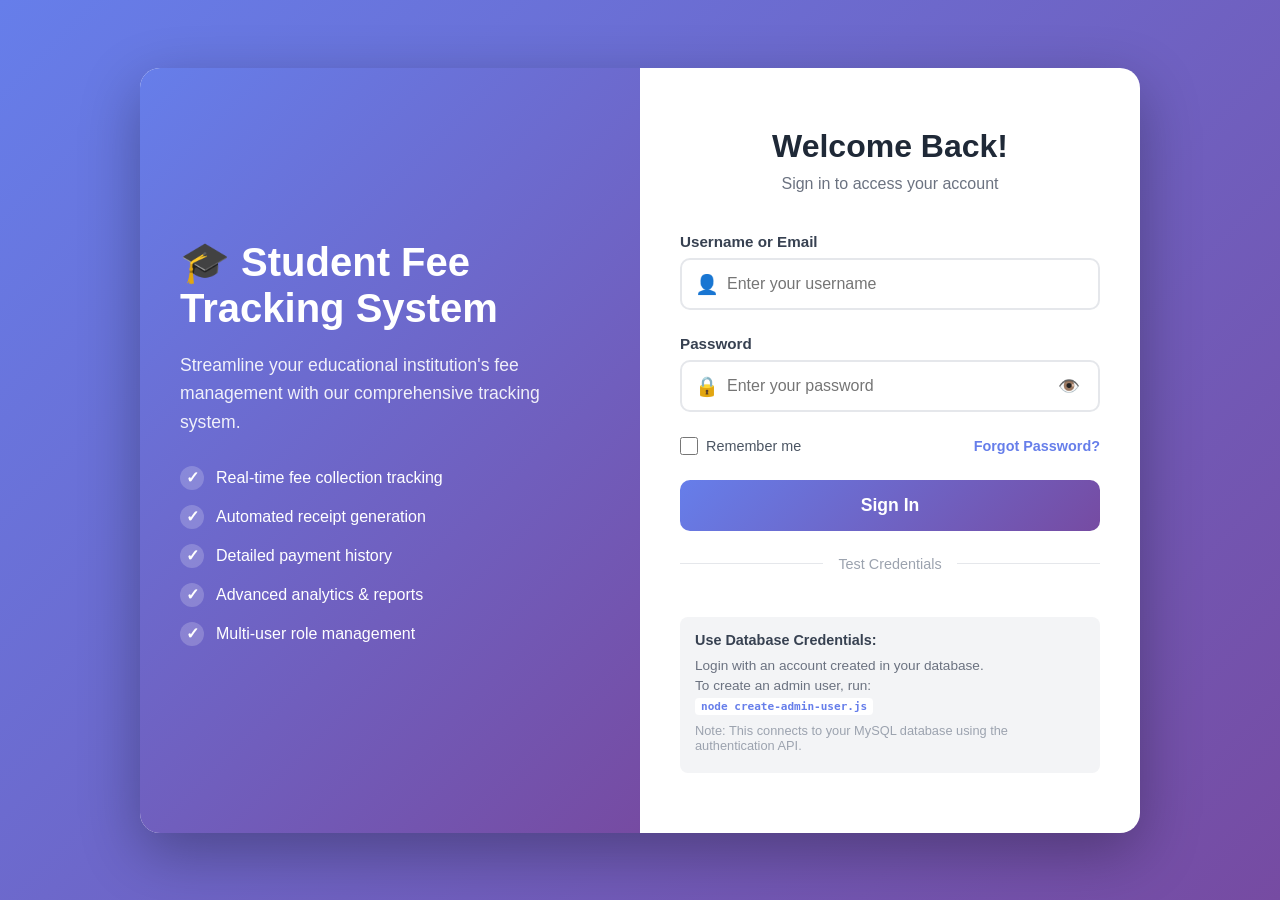
<file: index.html>
<!DOCTYPE html>
<html lang="en">
<head>
    <meta charset="UTF-8">
    <meta name="viewport" content="width=device-width, initial-scale=1.0">
    <title>Student Fee Tracking System</title>
    <style>
        * {
            margin: 0;
            padding: 0;
            box-sizing: border-box;
        }

        body {
            font-family: 'Segoe UI', Tahoma, Geneva, Verdana, sans-serif;
            background: linear-gradient(135deg, #667eea 0%, #764ba2 100%);
            min-height: 100vh;
            padding: 20px;
        }

        .container {
            max-width: 1400px;
            margin: 0 auto;
        }

        header {
            background: white;
            padding: 25px;
            border-radius: 10px;
            box-shadow: 0 4px 6px rgba(0,0,0,0.1);
            margin-bottom: 30px;
            display: flex;
            justify-content: space-between;
            align-items: center;
            flex-wrap: wrap;
            gap: 20px;
        }

        .header-left {
            flex: 1;
        }

        .header-right {
            display: flex;
            align-items: center;
            gap: 20px;
        }

        .user-info {
            display: flex;
            align-items: center;
            gap: 15px;
            padding: 10px 20px;
            background: #f3f4f6;
            border-radius: 8px;
        }

        .user-details {
            text-align: right;
        }

        .user-name {
            font-weight: 600;
            color: #1f2937;
            font-size: 0.95em;
        }

        .user-role {
            font-size: 0.8em;
            color: #6b7280;
            text-transform: capitalize;
        }

        .logout-btn {
            padding: 10px 20px;
            background: #ef4444;
            color: white;
            border: none;
            border-radius: 8px;
            font-weight: 600;
            cursor: pointer;
            transition: all 0.3s;
            font-size: 0.9em;
        }

        .logout-btn:hover {
            background: #dc2626;
            transform: translateY(-2px);
            box-shadow: 0 4px 8px rgba(239, 68, 68, 0.3);
        }

        h1 {
            color: #667eea;
            font-size: 2em;
            margin-bottom: 10px;
        }

        .api-status {
            display: inline-block;
            padding: 5px 15px;
            border-radius: 20px;
            font-size: 0.9em;
            font-weight: bold;
        }

        .api-status.connected {
            background: #10b981;
            color: white;
        }

        .api-status.disconnected {
            background: #ef4444;
            color: white;
        }

        .dashboard {
            display: grid;
            grid-template-columns: repeat(auto-fit, minmax(250px, 1fr));
            gap: 20px;
            margin-bottom: 30px;
        }

        .stat-card {
            background: white;
            padding: 25px;
            border-radius: 10px;
            box-shadow: 0 4px 6px rgba(0,0,0,0.1);
        }

        .stat-card h3 {
            color: #6b7280;
            font-size: 0.9em;
            margin-bottom: 10px;
            text-transform: uppercase;
        }

        .stat-card .value {
            font-size: 2em;
            font-weight: bold;
            color: #1f2937;
        }

        .stat-card.primary .value {
            color: #667eea;
        }

        .stat-card.success .value {
            color: #10b981;
        }

        .stat-card.warning .value {
            color: #f59e0b;
        }

        .stat-card.danger .value {
            color: #ef4444;
        }

        .main-content {
            background: white;
            border-radius: 10px;
            box-shadow: 0 4px 6px rgba(0,0,0,0.1);
            overflow: hidden;
        }

        .tabs {
            display: flex;
            background: #f3f4f6;
            border-bottom: 2px solid #e5e7eb;
        }

        .tab {
            padding: 15px 30px;
            cursor: pointer;
            border: none;
            background: none;
            font-size: 1em;
            font-weight: 600;
            color: #6b7280;
            transition: all 0.3s;
        }

        .tab.active {
            background: white;
            color: #667eea;
            border-bottom: 3px solid #667eea;
        }

        .tab:hover {
            background: #e5e7eb;
        }

        .tab-content {
            display: none;
            padding: 30px;
        }

        .tab-content.active {
            display: block;
        }

        .toolbar {
            display: flex;
            justify-content: space-between;
            align-items: center;
            margin-bottom: 20px;
            gap: 15px;
            flex-wrap: wrap;
        }

        .search-box {
            flex: 1;
            min-width: 250px;
        }

        input[type="text"],
        input[type="email"],
        input[type="number"],
        input[type="date"],
        select {
            width: 100%;
            padding: 12px;
            border: 2px solid #e5e7eb;
            border-radius: 8px;
            font-size: 1em;
            transition: border-color 0.3s;
        }

        input:focus,
        select:focus {
            outline: none;
            border-color: #667eea;
        }

        .btn {
            padding: 12px 24px;
            border: none;
            border-radius: 8px;
            font-size: 1em;
            font-weight: 600;
            cursor: pointer;
            transition: all 0.3s;
        }

        .btn-primary {
            background: #667eea;
            color: white;
        }

        .btn-primary:hover {
            background: #5568d3;
            transform: translateY(-2px);
            box-shadow: 0 4px 8px rgba(102, 126, 234, 0.3);
        }

        .btn-success {
            background: #10b981;
            color: white;
        }

        .btn-success:hover {
            background: #059669;
        }

        .btn-danger {
            background: #ef4444;
            color: white;
        }

        .btn-danger:hover {
            background: #dc2626;
        }

        .btn-small {
            padding: 6px 12px;
            font-size: 0.85em;
        }

        table {
            width: 100%;
            border-collapse: collapse;
            margin-top: 20px;
        }

        th, td {
            padding: 15px;
            text-align: left;
            border-bottom: 1px solid #e5e7eb;
        }

        th {
            background: #f9fafb;
            font-weight: 600;
            color: #374151;
            text-transform: uppercase;
            font-size: 0.85em;
        }

        tr:hover {
            background: #f9fafb;
        }

        .badge {
            display: inline-block;
            padding: 4px 12px;
            border-radius: 12px;
            font-size: 0.8em;
            font-weight: 600;
        }

        .badge.paid {
            background: #d1fae5;
            color: #065f46;
        }

        .badge.partial {
            background: #fef3c7;
            color: #92400e;
        }

        .badge.pending {
            background: #fee2e2;
            color: #991b1b;
        }
		
		.badge.active {
            background: #d1fae5;
            color: #065f46;
        }

        .badge.inactive {
            background: #fee2e2;
            color: #991b1b;
        }

        .modal {
            display: none;
            position: fixed;
            top: 0;
            left: 0;
            width: 100%;
            height: 100%;
            background: rgba(0,0,0,0.5);
            z-index: 1000;
            align-items: center;
            justify-content: center;
        }

        .modal.active {
            display: flex;
        }

        .modal-content {
            background: white;
            padding: 30px;
            border-radius: 10px;
            max-width: 500px;
            width: 90%;
            max-height: 90vh;
            overflow-y: auto;
        }

        .modal-header {
            margin-bottom: 20px;
        }

        .modal-header h2 {
            color: #1f2937;
            margin-bottom: 5px;
        }

        .form-group {
            margin-bottom: 20px;
        }

        .form-group label {
            display: block;
            margin-bottom: 8px;
            font-weight: 600;
            color: #374151;
        }

        .form-actions {
            display: flex;
            gap: 10px;
            margin-top: 25px;
        }

        .form-actions button {
            flex: 1;
        }

        .currency {
            font-weight: 600;
        }

        .empty-state {
            text-align: center;
            padding: 60px 20px;
            color: #6b7280;
        }

        .empty-state svg {
            width: 100px;
            height: 100px;
            margin-bottom: 20px;
            opacity: 0.5;
        }
		
        .fee-breakdown {
            background: #f9fafb;
            border-radius: 8px;
            margin-top: 20px;
        }

        .fee-breakdown h3 {
            color: #374151;
            margin-bottom: 15px;
            font-size: 1.1em;
        }
		
        .total-fee {
            background: #667eea;
            color: white;
            padding: 15px;
            border-radius: 8px;
            margin-top: 30px;
            display: flex;
            justify-content: space-between;
            align-items: center;
			margin-bottom: 20px;
        }

        .total-fee .label {
            font-size: 1.1em;
            font-weight: 600;
        }

        .total-fee .amount {
            font-size: 1.5em;
            font-weight: 700;
        }

        @media (max-width: 768px) {
            .dashboard {
                grid-template-columns: 1fr;
            }

            .toolbar {
                flex-direction: column;
                align-items: stretch;
            }

            table {
                font-size: 0.85em;
            }

            th, td {
                padding: 10px;
            }
        }
		
    </style>
</head>
<body>
    <div class="container">
        <header>
            <div class="header-left">
                <h1>🎓 Student Fee Tracking System</h1>
                <p>API-Driven Fee Management</p>
                <span class="api-status" id="apiStatus">Connecting...</span>
            </div>
            <div class="header-right" id="userInfoSection" style="display: none;">
                <div class="user-info">
                    <div class="user-details">
                        <div class="user-name" id="userName">User</div>
                        <div class="user-role" id="userRole">Role</div>
                    </div>
                    <div style="font-size: 1.5em;">👤</div>
                </div>
                <button class="logout-btn" onclick="logout()">
                    🚪 Logout
                </button>
            </div>
        </header>

        <div class="dashboard" id="dashboard">
            <div class="stat-card primary">
                <h3>Total Students</h3>
                <div class="value" id="totalStudents">0</div>
            </div>
            <div class="stat-card success">
                <h3>Fee Collected</h3>
                <div class="value currency" id="feeCollected">₹0</div>
            </div>
            <div class="stat-card warning">
                <h3>Pending Amount</h3>
                <div class="value currency" id="feePending">₹0</div>
            </div>
            <div class="stat-card">
                <h3>Collection Rate</h3>
                <div class="value" id="collectionRate">0%</div>
            </div>
        </div>

        <div class="main-content">
            <div class="tabs">
                <button class="tab active" onclick="switchTab('students')">Students</button>
                <button class="tab" onclick="switchTab('payments')">Payments</button>
                <button class="tab" onclick="switchTab('feeStructures')">Fee Structures</button>
            </div>

            <div id="studentsTab" class="tab-content active">
                <div class="toolbar">
                    <div class="search-box">
                        <input type="text" id="searchStudent" placeholder="Search by name or class..." onkeyup="filterStudents()">
                    </div>
                    <select id="filterStatus" onchange="filterStudents()">
                        <option value="">All Status</option>
                        <option value="paid">Paid</option>
                        <option value="partial">Partial</option>
                        <option value="pending">Pending</option>
                    </select>
                    <button class="btn btn-primary" onclick="openAddStudentModal()">+ Add Student</button>
                </div>

                <table id="studentsTable">
                    <thead>
                        <tr>
                            <th>ID</th>
                            <th>Name</th>
                            <th>Class</th>
                            <th>Total Fee</th>
                            <th>Paid</th>
                            <th>Balance</th>
                            <th>Status</th>
                            <th>Actions</th>
                        </tr>
                    </thead>
                    <tbody id="studentsTableBody">
                    </tbody>
                </table>
            </div>

            <div id="paymentsTab" class="tab-content">
                <div class="toolbar">
                    <select id="filterPaymentStudent" onchange="loadPayments()">
                        <option value="">All Students</option>
                    </select>
                    <button class="btn btn-success" onclick="openAddPaymentModal()">+ Record Payment</button>
                </div>

                <table id="paymentsTable">
                    <thead>
                        <tr>
                            <th>Receipt #</th>
                            <th>Student</th>
                            <th>Amount</th>
                            <th>Date</th>
                            <th>Method</th>
                        </tr>
                    </thead>
                    <tbody id="paymentsTableBody">
                    </tbody>
                </table>
            </div>
			
			<div id="feeStructuresTab" class="tab-content">
				<div class="toolbar">
                    <select id="filterAcademicYear" onchange="loadFeeStructures()">
                        <option value="">All Academic Years</option>
                        <option value="2025-2026" selected>2025-2026</option>
                        <option value="2024-2025">2024-2025</option>
                        <option value="2026-2027">2026-2027</option>
                    </select>
                    <select id="filterStatus" onchange="loadFeeStructures()">
                        <option value="">All Status</option>
                        <option value="true">Active</option>
                        <option value="false">Inactive</option>
                    </select>
                <button class="btn btn-primary" onclick="openAddModal()">
                    + Add Fee Structure
                </button>
            </div>

            <div class="info-card">
                <p>💡 Fee structures define the standard fees for each class. Students can have individual adjustments through discounts.</p>
            </div>

            <table id="feeStructuresTable">
                <thead>
                    <tr>
                        <th>Class</th>
                        <th>Academic Year</th>
                        <th>Tuition Fee</th>
                        <th>Other Fees</th>
                        <th>Total Fee</th>
                        <th>Status</th>
                        <th>Actions</th>
                    </tr>
                </thead>
                <tbody id="feeStructuresTableBody">
                    <tr>
                        <td colspan="7" class="empty-state">
                            <p>Loading fee structures...</p>
                        </td>
                    </tr>
                </tbody>
            </table>
			</div>
        </div>
    </div>

    <!-- Add Student Modal -->
    <div id="addStudentModal" class="modal">
        <div class="modal-content">
            <div class="modal-header">
                <h2>Add New Student</h2>
            </div>
            <form id="addStudentForm" onsubmit="addStudent(event)">
                <div class="form-group">
                    <label>Name *</label>
                    <input type="text" name="name" required>
                </div>
                <div class="form-group">
                    <label>Email *</label>
                    <input type="email" name="email" required>
                </div>
                <div class="form-group">
                    <label>Class *</label>
                    <input type="text" name="class" required placeholder="e.g., 10-A">
                </div>
                <div class="form-group">
                    <label>Total Fee (₹) *</label>
                    <input type="number" name="totalFee" required min="0">
                </div>
                <div class="form-actions">
                    <button type="button" class="btn" onclick="closeModal('addStudentModal')">Cancel</button>
                    <button type="submit" class="btn btn-primary">Add Student</button>
                </div>
            </form>
        </div>
    </div>

    <!-- Add Payment Modal -->
    <div id="addPaymentModal" class="modal">
        <div class="modal-content">
            <div class="modal-header">
                <h2>Record Payment</h2>
            </div>
            <form id="addPaymentForm" onsubmit="addPayment(event)">
                <div class="form-group">
                    <label>Student *</label>
                    <select name="studentId" id="paymentStudentSelect" required onchange="updateBalanceDisplay()">
                        <option value="">Select student</option>
                    </select>
                </div>
                <div class="form-group" id="balanceDisplay" style="display:none;">
                    <label>Current Balance</label>
                    <div style="font-size: 1.2em; font-weight: bold; color: #667eea;" id="balanceAmount"></div>
                </div>
                <div class="form-group">
                    <label>Amount (₹) *</label>
                    <input type="number" name="amount" required min="1">
                </div>
                <div class="form-group">
                    <label>Date *</label>
                    <input type="date" name="date" required>
                </div>
                <div class="form-group">
                    <label>Payment Method *</label>
                    <select name="method" required>
                        <option value="cash">Cash</option>
                        <option value="online">Online Transfer</option>
                        <option value="cheque">Cheque</option>
                        <option value="card">Card</option>
                    </select>
                </div>
                <div class="form-actions">
                    <button type="button" class="btn" onclick="closeModal('addPaymentModal')">Cancel</button>
                    <button type="submit" class="btn btn-success">Record Payment</button>
                </div>
            </form>
        </div>
    </div>
	
    <!-- Add/Edit Fee Structure Modal -->
    <div id="feeStructureModal" class="modal">
        <div class="modal-content">
            <div class="modal-header">
                <h2 id="modalTitle">Add Fee Structure</h2>
                <p>Define fee components for a class</p>
            </div>

            <form id="feeStructureForm" onsubmit="saveFeeStructure(event)">
                <input type="hidden" id="feeStructureId" name="id">

                <div class="form-row">
                    <div class="form-group">
                        <label for="class">Class *</label>
                        <select id="class" name="class" required>
                            <option value="">Select Class</option>
                            <option value="1">Class 1</option>
                            <option value="2">Class 2</option>
                            <option value="3">Class 3</option>
                            <option value="4">Class 4</option>
                            <option value="5">Class 5</option>
                            <option value="6">Class 6</option>
                            <option value="7">Class 7</option>
                            <option value="8">Class 8</option>
                            <option value="9">Class 9</option>
                            <option value="10">Class 10</option>
                            <option value="11">Class 11</option>
                            <option value="12">Class 12</option>
                        </select>
                    </div>

                    <div class="form-group">
                        <label for="academicYear">Academic Year *</label>
                        <select id="academicYear" name="academicYear" required>
                            <option value="2024-2025">2024-2025</option>
                            <option value="2025-2026" selected>2025-2026</option>
                            <option value="2026-2027">2026-2027</option>
                        </select>
                    </div>
                </div>

                <div class="fee-breakdown">
                    <h3>📋 Fee Components</h3>

                    <div class="form-row">
                        <div class="form-group">
                            <label for="tuitionFee">Tuition Fee (₹) *</label>
                            <input type="number" id="tuitionFee" name="tuitionFee" min="0" step="0.01" required onchange="calculateTotal()">
                        </div>

                        <div class="form-group">
                            <label for="admissionFee">Admission Fee (₹)</label>
                            <input type="number" id="admissionFee" name="admissionFee" min="0" step="0.01" value="0" onchange="calculateTotal()">
                        </div>
                    </div>

                    <div class="form-row">
                        <div class="form-group">
                            <label for="examFee">Exam Fee (₹)</label>
                            <input type="number" id="examFee" name="examFee" min="0" step="0.01" value="0" onchange="calculateTotal()">
                        </div>

                        <div class="form-group">
                            <label for="libraryFee">Library Fee (₹)</label>
                            <input type="number" id="libraryFee" name="libraryFee" min="0" step="0.01" value="0" onchange="calculateTotal()">
                        </div>
                    </div>

                    <div class="form-row">
                        <div class="form-group">
                            <label for="sportsFee">Sports Fee (₹)</label>
                            <input type="number" id="sportsFee" name="sportsFee" min="0" step="0.01" value="0" onchange="calculateTotal()">
                        </div>

                        <div class="form-group">
                            <label for="labFee">Lab Fee (₹)</label>
                            <input type="number" id="labFee" name="labFee" min="0" step="0.01" value="0" onchange="calculateTotal()">
                        </div>
                    </div>

                    <div class="form-row">
                        <div class="form-group">
                            <label for="transportFee">Transport Fee (₹)</label>
                            <input type="number" id="transportFee" name="transportFee" min="0" step="0.01" value="0" onchange="calculateTotal()">
                        </div>

                        <div class="form-group">
                            <label for="otherFees">Other Fees (₹)</label>
                            <input type="number" id="otherFees" name="otherFees" min="0" step="0.01" value="0" onchange="calculateTotal()">
                        </div>
                    </div>
                </div>

                <div class="total-fee">
                    <span class="label">Total Annual Fee:</span>
                    <span class="amount">₹<span id="totalFeeDisplay">0</span></span>
                </div>

                <div class="form-row">
                    <div class="form-group">
                        <label for="isActive">Status</label>
                        <select id="isActive" name="isActive">
                            <option value="true">Active</option>
                            <option value="false">Inactive</option>
                        </select>
                    </div>
                </div>

                <div class="form-actions">
                    <button type="button" class="btn btn-secondary" onclick="closeModal('feeStructureModal')">Cancel</button>
                    <button type="submit" class="btn btn-primary">Save Fee Structure</button>
                </div>
            </form>
        </div>
    </div>

    <script>
        const API_URL = 'https://student-fee-tracker.onrender.com/api';
        let studentsData = [];
        let paymentsData = [];
		let feeStructuresData = [];

        // ==================== AUTHENTICATION & SESSION MANAGEMENT ====================

        // Check if user is logged in
        function checkAuth() {
            const user = localStorage.getItem('user') || sessionStorage.getItem('user');
            
            if (!user) {
                // Not logged in, redirect to login page
                window.location.href = 'login.html';
                return null;
            }
            
            try {
                return JSON.parse(user);
            } catch (error) {
                console.error('Error parsing user data:', error);
                logout();
                return null;
            }
        }

        // Logout function
        function logout() {
            // Show confirmation
            if (confirm('Are you sure you want to logout?')) {
                // Clear all stored data
                localStorage.removeItem('user');
                localStorage.removeItem('token');
                sessionStorage.removeItem('user');
                sessionStorage.removeItem('token');
                
                // Redirect to login page
                window.location.href = 'login.html';
            }
        }

        // Display user information in header
        function displayUserInfo(user) {
            const userInfoSection = document.getElementById('userInfoSection');
            const userName = document.getElementById('userName');
            const userRole = document.getElementById('userRole');
            
            if (userInfoSection && userName && userRole) {
                userName.textContent = user.username || 'User';
                userRole.textContent = user.role || 'Guest';
                userInfoSection.style.display = 'flex';
            }
        }

        // Session timeout (30 minutes of inactivity)
        let inactivityTimer;
        const INACTIVITY_TIMEOUT = 30 * 60 * 1000; // 30 minutes

        function resetInactivityTimer() {
            clearTimeout(inactivityTimer);
            inactivityTimer = setTimeout(() => {
                alert('Your session has expired due to inactivity. Please login again.');
                logout();
            }, INACTIVITY_TIMEOUT);
        }

        // Reset timer on user activity
        ['mousedown', 'mousemove', 'keypress', 'scroll', 'touchstart'].forEach(event => {
            document.addEventListener(event, resetInactivityTimer, true);
        });

        // Initialize on page load
        document.addEventListener('DOMContentLoaded', () => {
            // Check authentication first
            const currentUser = checkAuth();
            
            if (currentUser) {
                // Display user info
                displayUserInfo(currentUser);
                
                // Start inactivity timer
                resetInactivityTimer();
                
                // Load data
                loadDashboard();
                loadStudents();
                loadPayments();
				loadFeeStructures();
                setInterval(checkAPIStatus, 5000);
            }
        });

        // Check API Status
        async function checkAPIStatus() {
            try {
                const response = await fetch(`${API_URL}/statistics`);
                if (response.ok) {
                    document.getElementById('apiStatus').textContent = 'API Connected';
                    document.getElementById('apiStatus').className = 'api-status connected';
                }
            } catch (error) {
                document.getElementById('apiStatus').textContent = 'API Disconnected';
                document.getElementById('apiStatus').className = 'api-status disconnected';
            }
        }

        // Load Dashboard Statistics
        async function loadDashboard() {
            try {
                const response = await fetch(`${API_URL}/statistics`);
                const result = await response.json();
                
                if (result.success) {
                    const data = result.data;
                    document.getElementById('totalStudents').textContent = data.totalStudents;
                    document.getElementById('feeCollected').textContent = `₹${data.totalFeeCollected.toLocaleString()}`;
                    document.getElementById('feePending').textContent = `₹${data.totalPending.toLocaleString()}`;
                    document.getElementById('collectionRate').textContent = `${data.collectionRate}%`;
                }
            } catch (error) {
                console.error('Error loading dashboard:', error);
            }
        }

        // Load Students
        async function loadStudents() {
            try {
                const response = await fetch(`${API_URL}/students`);
                const result = await response.json();
                
                if (result.success) {
                    studentsData = result.data;
                    displayStudents(studentsData);
                    updatePaymentStudentDropdowns();
                }
            } catch (error) {
                console.error('Error loading students:', error);
            }
        }

        // Display Students
        function displayStudents(students) {
            const tbody = document.getElementById('studentsTableBody');
            
            if (students.length === 0) {
                tbody.innerHTML = `
                    <tr>
                        <td colspan="8" class="empty-state">
                            <p>No students found</p>
                        </td>
                    </tr>
                `;
                return;
            }

            tbody.innerHTML = students.map(student => `
                <tr>
                    <td>${student.id}</td>
                    <td>${student.name}</td>
                    <td>${student.class}</td>
                    <td class="currency">₹${student.total_fee.toLocaleString()}</td>
                    <td class="currency">₹${student.paid_amount.toLocaleString()}</td>
                    <td class="currency">₹${student.balance.toLocaleString()}</td>
                    <td><span class="badge ${student.status}">${student.status.toUpperCase()}</span></td>
                    <td>
                        <button class="btn btn-success btn-small" onclick="openPaymentForStudent(${student.id})" 
                            ${student.balance === 0 ? 'disabled' : ''}>Pay</button>
                        <button class="btn btn-danger btn-small" onclick="deleteStudent(${student.id})">Delete</button>
                    </td>
                </tr>
            `).join('');
        }

        // Filter Students
        function filterStudents() {
            const searchTerm = document.getElementById('searchStudent').value.toLowerCase();
            const statusFilter = document.getElementById('filterStatus').value;

            let filtered = studentsData.filter(student => {
                const matchesSearch = student.name.toLowerCase().includes(searchTerm) || 
                                    student.class.toLowerCase().includes(searchTerm);
                const matchesStatus = !statusFilter || student.status === statusFilter;
                return matchesSearch && matchesStatus;
            });

            displayStudents(filtered);
        }

        // Add Student
        async function addStudent(event) {
            event.preventDefault();
            const formData = new FormData(event.target);
            const data = {
                name: formData.get('name'),
                email: formData.get('email'),
                class: formData.get('class'),
                totalFee: parseFloat(formData.get('totalFee'))
            };

            try {
                const response = await fetch(`${API_URL}/students`, {
                    method: 'POST',
                    headers: { 'Content-Type': 'application/json' },
                    body: JSON.stringify(data)
                });

                const result = await response.json();
                
                if (result.success) {
                    closeModal('addStudentModal');
                    event.target.reset();
                    loadStudents();
                    loadDashboard();
                    alert('Student added successfully!');
                }
            } catch (error) {
                console.error('Error adding student:', error);
                alert('Failed to add student');
            }
        }

        // Delete Student
        async function deleteStudent(id) {
            if (!confirm('Are you sure you want to delete this student?')) return;

            try {
                const response = await fetch(`${API_URL}/students/${id}`, {
                    method: 'DELETE'
                });

                const result = await response.json();
                
                if (result.success) {
                    loadStudents();
                    loadDashboard();
                    alert('Student deleted successfully!');
                }
            } catch (error) {
                console.error('Error deleting student:', error);
                alert('Failed to delete student');
            }
        }

        // Load Payments
        async function loadPayments() {
            try {
                const studentId = document.getElementById('filterPaymentStudent').value;
                const url = studentId ? `${API_URL}/payments?studentId=${studentId}` : `${API_URL}/payments`;
                
                const response = await fetch(url);
                const result = await response.json();
                
                if (result.success) {
                    paymentsData = result.data;
                    displayPayments(paymentsData);
                }
            } catch (error) {
                console.error('Error loading payments:', error);
            }
        }

        // Display Payments
        function displayPayments(payments) {
            const tbody = document.getElementById('paymentsTableBody');
            
            if (payments.length === 0) {
                tbody.innerHTML = `
                    <tr>
                        <td colspan="5" class="empty-state">
                            <p>No payments recorded</p>
                        </td>
                    </tr>
                `;
                return;
            }

            tbody.innerHTML = payments.map(payment => {
                const studentName = payment.student_name || payment.studentName || 'Unknown';
                return `
                    <tr>
                        <td>${payment.receipt_number}</td>
                        <td>${studentName}</td>
                        <td class="currency">₹${payment.amount.toLocaleString()}</td>
                        <td>${new Date(payment.payment_date).toLocaleDateString()}</td>
                        <td>${payment.payment_method}</td>
                    </tr>
                `;
            }).join('');
        }

        // Add Payment
        async function addPayment(event) {
            event.preventDefault();
            const formData = new FormData(event.target);
            const data = {
                studentId: parseInt(formData.get('studentId')),
                amount: parseFloat(formData.get('amount')),
                date: formData.get('date'),
                method: formData.get('method')
            };

            try {
                const response = await fetch(`${API_URL}/payments`, {
                    method: 'POST',
                    headers: { 'Content-Type': 'application/json' },
                    body: JSON.stringify(data)
                });

                const result = await response.json();
                
                if (result.success) {
                    closeModal('addPaymentModal');
                    event.target.reset();
                    loadStudents();
                    loadPayments();
                    loadDashboard();
                    alert(`Payment recorded! Receipt: ${result.data.receiptNumber}`);
                } else {
                    alert(result.message);
                }
            } catch (error) {
                console.error('Error adding payment:', error);
                alert('Failed to record payment');
            }
        }

        // Update Payment Student Dropdowns
        function updatePaymentStudentDropdowns() {
            const select1 = document.getElementById('paymentStudentSelect');
            const select2 = document.getElementById('filterPaymentStudent');
            
            const unpaidStudents = studentsData.filter(s => s.balance > 0);
            
            select1.innerHTML = '<option value="">Select student</option>' + 
                unpaidStudents.map(s => 
                    `<option value="${s.id}">${s.name} - Balance: ₹${s.balance}</option>`
                ).join('');

            select2.innerHTML = '<option value="">All Students</option>' + 
                studentsData.map(s => 
                    `<option value="${s.id}">${s.name}</option>`
                ).join('');
        }

        // Update Balance Display
        function updateBalanceDisplay() {
            const studentId = document.getElementById('paymentStudentSelect').value;
            const balanceDisplay = document.getElementById('balanceDisplay');
            
            if (studentId) {
                const student = studentsData.find(s => s.id === parseInt(studentId));
                if (student) {
                    document.getElementById('balanceAmount').textContent = `₹${student.balance.toLocaleString()}`;
                    balanceDisplay.style.display = 'block';
                }
            } else {
                balanceDisplay.style.display = 'none';
            }
        }

        // Open Payment for Specific Student
        function openPaymentForStudent(studentId) {
            openAddPaymentModal();
            document.getElementById('paymentStudentSelect').value = studentId;
            updateBalanceDisplay();
        }
		
		        // Load fee structures
        async function loadFeeStructures() {
            const academicYear = document.getElementById('filterAcademicYear').value;
            const isActive = document.getElementById('filterStatus').value;

            try {
                let url = `${API_URL}/fee-structures?`;
                if (academicYear) url += `academicYear=${academicYear}&`;
                if (isActive) url += `isActive=${isActive}&`;

                const response = await fetch(url);
                const result = await response.json();

                if (result.success) {
                    feeStructuresData = result.data;
                    displayFeeStructures(feeStructuresData);
                }
            } catch (error) {
                console.error('Error loading fee structures:', error);
                showError('Failed to load fee structures');
            }
        }

        // Display fee structures
        function displayFeeStructures(data) {
            const tbody = document.getElementById('feeStructuresTableBody');

            if (data.length === 0) {
                tbody.innerHTML = `
                    <tr>
                        <td colspan="7" class="empty-state">
                            <p>📋 No fee structures found</p>
                            <p style="font-size: 0.9em; margin-top: 10px;">Click "+ Add Fee Structure" to create one</p>
                        </td>
                    </tr>
                `;
                return;
            }

            tbody.innerHTML = data.map(fee => {
                const otherFees = parseFloat(fee.admission_fee || 0) + 
                                parseFloat(fee.exam_fee || 0) + 
                                parseFloat(fee.library_fee || 0) + 
                                parseFloat(fee.sports_fee || 0) + 
                                parseFloat(fee.lab_fee || 0) + 
                                parseFloat(fee.transport_fee || 0) + 
                                parseFloat(fee.other_fees || 0);

                return `
                    <tr>
                        <td><strong>Class ${fee.class}</strong></td>
                        <td>${fee.academic_year}</td>
                        <td class="currency">₹${parseFloat(fee.tuition_fee).toLocaleString()}</td>
                        <td class="currency">₹${otherFees.toLocaleString()}</td>
                        <td class="currency"><strong>₹${parseFloat(fee.total_fee).toLocaleString()}</strong></td>
                        <td>
                            <span class="badge ${fee.is_active ? 'active' : 'inactive'}">
                                ${fee.is_active ? 'Active' : 'Inactive'}
                            </span>
                        </td>
                        <td>
                            <button class="btn btn-primary btn-small" onclick="editFeeStructure(${fee.id})">
                                Edit
                            </button>
                            <button class="btn btn-danger btn-small" onclick="deleteFeeStructure(${fee.id})">
                                Delete
                            </button>
                        </td>
                    </tr>
                `;
            }).join('');
        }

        // Calculate total fee
        function calculateTotal() {
            const tuition = parseFloat(document.getElementById('tuitionFee').value) || 0;
            const admission = parseFloat(document.getElementById('admissionFee').value) || 0;
            const exam = parseFloat(document.getElementById('examFee').value) || 0;
            const library = parseFloat(document.getElementById('libraryFee').value) || 0;
            const sports = parseFloat(document.getElementById('sportsFee').value) || 0;
            const lab = parseFloat(document.getElementById('labFee').value) || 0;
            const transport = parseFloat(document.getElementById('transportFee').value) || 0;
            const other = parseFloat(document.getElementById('otherFees').value) || 0;

            const total = tuition + admission + exam + library + sports + lab + transport + other;
            document.getElementById('totalFeeDisplay').textContent = total.toLocaleString();
        }

        // Open add modal
        function openAddModal() {
            document.getElementById('modalTitle').textContent = 'Add Fee Structure';
            document.getElementById('feeStructureForm').reset();
            document.getElementById('feeStructureId').value = '';
            calculateTotal();
            document.getElementById('feeStructureModal').classList.add('active');
        }

        // Edit fee structure
        async function editFeeStructure(id) {
            const fee = feeStructuresData.find(f => f.id === id);
            if (!fee) return;

            document.getElementById('modalTitle').textContent = 'Edit Fee Structure';
            document.getElementById('feeStructureId').value = fee.id;
            document.getElementById('class').value = fee.class;
            document.getElementById('academicYear').value = fee.academic_year;
            document.getElementById('tuitionFee').value = fee.tuition_fee;
            document.getElementById('admissionFee').value = fee.admission_fee || 0;
            document.getElementById('examFee').value = fee.exam_fee || 0;
            document.getElementById('libraryFee').value = fee.library_fee || 0;
            document.getElementById('sportsFee').value = fee.sports_fee || 0;
            document.getElementById('labFee').value = fee.lab_fee || 0;
            document.getElementById('transportFee').value = fee.transport_fee || 0;
            document.getElementById('otherFees').value = fee.other_fees || 0;
            document.getElementById('isActive').value = fee.is_active ? 'true' : 'false';

            calculateTotal();
            document.getElementById('feeStructureModal').classList.add('active');
        }

        // Save fee structure
        async function saveFeeStructure(event) {
            event.preventDefault();

            const id = document.getElementById('feeStructureId').value;
            const formData = {
                class: document.getElementById('class').value,
                academicYear: document.getElementById('academicYear').value,
                tuitionFee: parseFloat(document.getElementById('tuitionFee').value),
                admissionFee: parseFloat(document.getElementById('admissionFee').value) || 0,
                examFee: parseFloat(document.getElementById('examFee').value) || 0,
                libraryFee: parseFloat(document.getElementById('libraryFee').value) || 0,
                sportsFee: parseFloat(document.getElementById('sportsFee').value) || 0,
                labFee: parseFloat(document.getElementById('labFee').value) || 0,
                transportFee: parseFloat(document.getElementById('transportFee').value) || 0,
                otherFees: parseFloat(document.getElementById('otherFees').value) || 0,
                isActive: document.getElementById('isActive').value === 'true'
            };

            try {
                const url = id ? `${API_URL}/fee-structures/${id}` : `${API_URL}/fee-structures`;
                const method = id ? 'PUT' : 'POST';

                const response = await fetch(url, {
                    method: method,
                    headers: {
                        'Content-Type': 'application/json'
                    },
                    body: JSON.stringify(formData)
                });

                const result = await response.json();

                if (result.success) {
                    alert(id ? 'Fee structure updated successfully!' : 'Fee structure created successfully!');
                    closeModal();
                    loadFeeStructures();
                } else {
                    alert(result.message || 'Failed to save fee structure');
                }
            } catch (error) {
                console.error('Error saving fee structure:', error);
                alert('Failed to save fee structure');
            }
        }

        // Delete fee structure
        async function deleteFeeStructure(id) {
            if (!confirm('Are you sure you want to delete this fee structure? This cannot be undone.')) {
                return;
            }

            try {
                const response = await fetch(`${API_URL}/fee-structures/${id}`, {
                    method: 'DELETE'
                });

                const result = await response.json();

                if (result.success) {
                    alert('Fee structure deleted successfully!');
                    loadFeeStructures();
                } else {
                    alert(result.message || 'Failed to delete fee structure');
                }
            } catch (error) {
                console.error('Error deleting fee structure:', error);
                alert('Failed to delete fee structure');
            }
        }

        // Tab Switching
        function switchTab(tabName) {
            const tabs = document.querySelectorAll('.tab');
            const contents = document.querySelectorAll('.tab-content');
            
            tabs.forEach(tab => tab.classList.remove('active'));
            contents.forEach(content => content.classList.remove('active'));
            
            event.target.classList.add('active');
            document.getElementById(tabName + 'Tab').classList.add('active');
        }

        // Modal Functions
        function openAddStudentModal() {
            document.getElementById('addStudentModal').classList.add('active');
        }

        function openAddPaymentModal() {
            document.getElementById('addPaymentModal').classList.add('active');
            document.getElementById('addPaymentForm').date.valueAsDate = new Date();
        }

        function closeModal(modalId) {
            document.getElementById(modalId).classList.remove('active');
        }

        // Close modal on outside click
        window.onclick = function(event) {
            if (event.target.classList.contains('modal')) {
                event.target.classList.remove('active');
            }
        }
    </script>
</body>
</html>
</file>
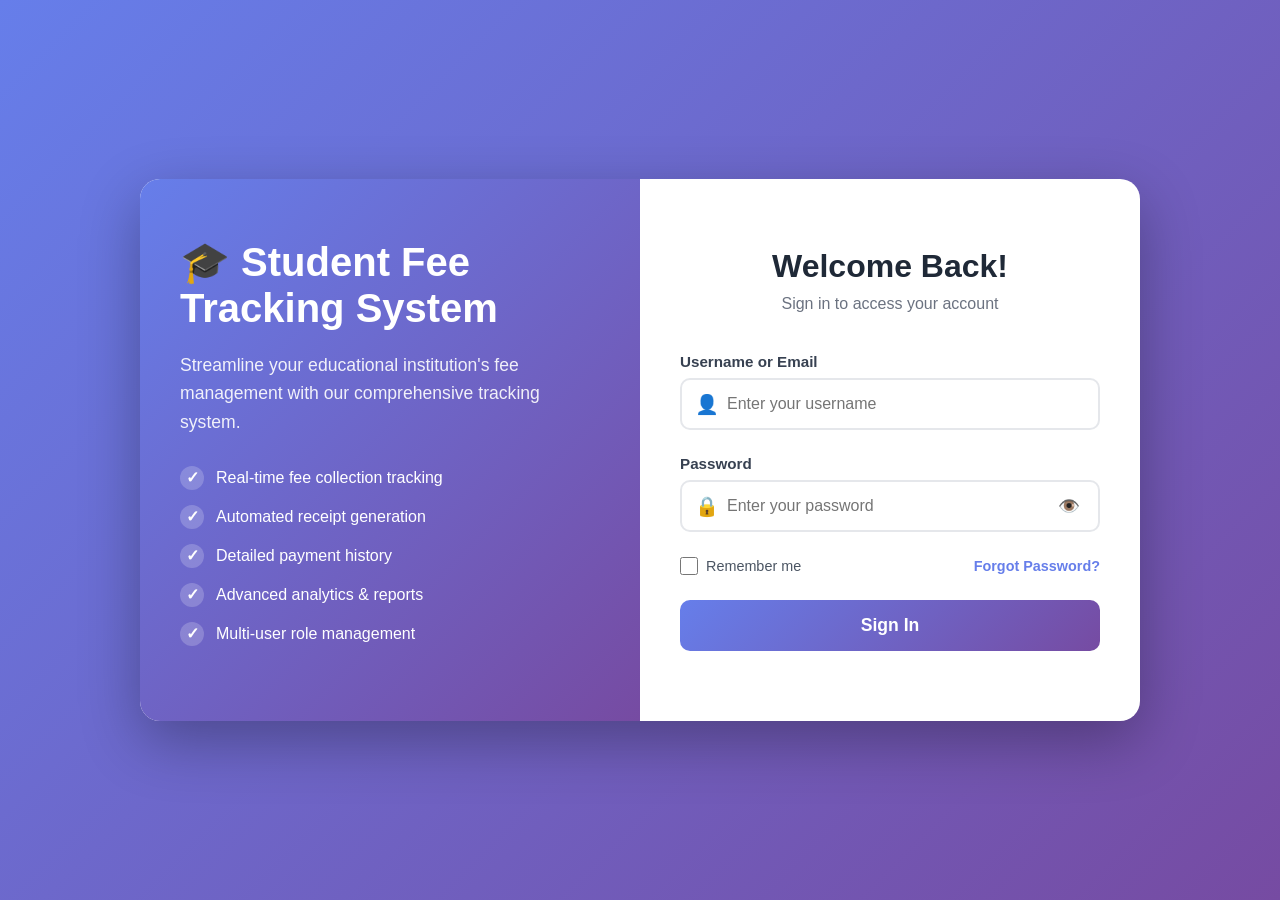
<file: public/index.html>
<!DOCTYPE html>
<html lang="en">
<head>
    <meta charset="UTF-8">
    <meta name="viewport" content="width=device-width, initial-scale=1.0">
    <title>Student Fee Tracking System</title>
    <link rel="stylesheet" href="main-style.css">
</head>
<body>
    <div class="container">
        <header>
            <div class="header-left">
                <h1>🎓 Student Fee Tracking System</h1>
                <span class="api-status" id="apiStatus">Connecting...</span>
            </div>
            <div class="header-right" id="userInfoSection" style="display: none;">
                <div class="user-info">
                    <div class="user-details">
                        <div class="user-name" id="userName">User</div>
                        <div class="user-role" id="userRole">Role</div>
                    </div>
                    <div style="font-size: 1.5em;">👤</div>
                </div>
                <button class="logout-btn" onclick="logout()">
                    🚪 Logout
                </button>
            </div>
        </header>

        <div class="dashboard" id="dashboard">
            <div class="stat-card primary">
                <h3>Total Students</h3>
                <div class="value" id="totalStudents">0</div>
            </div>
            <div class="stat-card success">
                <h3>Fee Collected</h3>
                <div class="value currency" id="feeCollected">₹0</div>
            </div>
            <div class="stat-card warning">
                <h3>Pending Amount</h3>
                <div class="value currency" id="feePending">₹0</div>
            </div>
            <div class="stat-card">
                <h3>Collection Rate</h3>
                <div class="value" id="collectionRate">0%</div>
            </div>
        </div>

        <div class="main-content">
            <div class="tabs">
                <button class="tab active" onclick="switchTab('students')">Students</button>
                <button class="tab" onclick="switchTab('payments')">Payments</button>
                <button class="tab" onclick="switchTab('feeStructures')">Fee Structures</button>
            </div>

            <div id="studentsTab" class="tab-content active">
                <div class="toolbar">
                    <div class="search-box">
                        <input type="text" id="searchStudent" placeholder="Search by name or class..." onkeyup="filterStudents()">
                    </div>
					<select id="filterAcademicYear" onchange="filterStudents()">
					    <option value="">All Years</option>
					    <option value="2025-2026">2025-2026</option>
					    <option value="2026-2027">2026-2027</option>
		            </select>								
                    <select id="filterStatus" onchange="filterStudents()">
                        <option value="">All Status</option>
                        <option value="paid">Paid</option>
                        <option value="partial">Partial</option>
                        <option value="pending">Pending</option>
                    </select>
                    <button class="btn btn-primary" onclick="openAddStudentModal()">+ Add Student</button>
                </div>

                <!-- Desktop Table View -->
                <table id="studentsTable">
                    <thead>
                        <tr>
                            <th>ID</th>
                            <th>Name</th>
                            <th>Class</th>
                            <th>Total Fee</th>
                            <th>Paid</th>
                            <th>Balance</th>
                            <th>Status</th>
                            <th>Actions</th>
                        </tr>
                    </thead>
                    <tbody id="studentsTableBody">
                    </tbody>
                </table>

                <!-- Mobile Card View (ADD THIS) -->
                <div class="mobile-student-list" id="mobileStudentList"></div>
            </div>

            <div id="paymentsTab" class="tab-content">
                <div class="toolbar">
                    <select id="filterPaymentStudent" onchange="loadPayments()">
                        <option value="">All Students</option>
                    </select>
                    <button class="btn btn-success" onclick="openAddPaymentModal()">+ Record Payment</button>
                </div>

                <!-- Desktop Table View -->
                <table id="paymentsTable">
                    <thead>
                        <tr>
                            <th>Receipt #</th>
                            <th>Student</th>
                            <th>Amount</th>
                            <th>Date</th>
                            <th>Method</th>
                        </tr>
                    </thead>
                    <tbody id="paymentsTableBody">
                    </tbody>
                </table>

                <!-- Mobile Card View (ADD THIS LINE) -->
                <div class="mobile-payment-list" id="mobilePaymentList"></div>
            </div>
			
			<div id="feeStructuresTab" class="tab-content">
				<div class="toolbar">
                    <select id="feeFilterAcademicYear" onchange="loadFeeStructures()">
                        <option value="">All Academic Years</option>
                        <option value="2025-2026" selected>2025-2026</option>
                        <option value="2026-2027">2026-2027</option>
                    </select>
                    <select id="feeFilterStatus" onchange="loadFeeStructures()">
                        <option value="">All Status</option>
                        <option value="true">Active</option>
                        <option value="false">Inactive</option>
                    </select>
                <button class="btn btn-primary" onclick="openAddModal()">
                    + Add Fee Structure
                </button>
            </div>

            <div class="info-card">
                <p>💡 Fee structures define the standard fees for each class. Students can have individual adjustments through discounts.</p>
            </div>

            <!-- Desktop Table View -->
            <table id="feeStructuresTable">
                <thead>
                    <tr>
                        <th>Class</th>
                        <th>Academic Year</th>
                        <th>Tuition Fee</th>
                        <th>Other Fees</th>
                        <th>Total Fee</th>
                        <th>Status</th>
                        <th>Actions</th>
                    </tr>
                </thead>
                <tbody id="feeStructuresTableBody">
                    <tr>
                        <td colspan="7" class="empty-state">
                            <p>Loading fee structures...</p>
                        </td>
                    </tr>
                </tbody>
            </table>

            <!-- Mobile Card View (ADD THIS) -->
            <div class="mobile-fee-list" id="mobileFeeList"></div>
			</div>
        </div>
    </div>

    <!-- Add Student Modal -->
    <div id="addStudentModal" class="modal">
        <div class="modal-content">
            <div class="modal-header">
                <h2>Add New Student</h2>
            </div>
            <form id="addStudentForm" onsubmit="addStudent(event)">
                <div class="form-group">
                    <label>Name *</label>
                    <input type="text" name="name" pattern="[a-zA-Z ]+" required>
                </div>
                <div class="form-group">
                    <label>Email *</label>
                    <input type="email" name="email" pattern="^[a-zA-Z0-9._%+ \-]+@[a-zA-Z0-9.\-]+\.[a-zA-Z]{2,}$" required>
                </div>
                <div class="form-group">
                    <label>Class *</label>
                    <input type="text" name="class" id="studentClass" required placeholder="e.g., 10-A" onchange="fetchFeeStructure()">
                </div>
                <div class="form-group">
                    <label>Academic Year *</label>
                    <select name="academicYear" id="studentAcademicYear" required onchange="fetchFeeStructure()">
                        <option value="">Select academic year</option>
                        <option value="2025-2026" selected>2025-2026</option>
                        <option value="2026-2027">2026-2027</option>
                    </select>
                </div>
                <div class="form-group">
                    <label>Total Fee (₹) *</label>
                    <input type="number" name="totalFee" id="studentTotalFee" required min="0" style="background-color: #e9e9e9; color: #888888; cursor: not-allowed; pointer-events: none;">
                    <small id="feeStructureInfo" style="color: #667eea; display: none; margin-top: 4px;">
                        📋 Fee structure loaded
                    </small>
                    <small id="feeStructureError" style="color: #f59e0b; display: none; margin-top: 4px;">
                        ⚠️ No fee structure found for this class
                    </small>
                </div>
				<div class="form-group">
                    <label>Discount Type</label>
                    <select id="discountType" onchange="toggleDiscountType()">
                        <option value="amount">Fixed Amount</option>
                        <option value="percentage">Percentage</option>
                    </select>
                </div>
                <div class="form-group">
                    <label>
                        <span id="discountLabel">Discount (₹)</span>
                    </label>
                    <input type="number" name="discount" id="studentDiscount" min="0" value="0" 
                    placeholder="Enter discount" onchange="calculateNetFee()">
                    <span id="percentageSymbol" style="display: none;">%</span>
                    <small style="color: #6b7280; font-size: 0.85em; display: block; margin-top: 4px;">
                    💡 Optional: Enter discount amount/percentage to be deducted from total fee
                    </small>
                </div>
                <div id="netFeeDisplay" style="display: none; margin-bottom: 20px; padding: 15px; 
                 background: #f0f9ff; border-left: 4px solid #3b82f6; border-radius: 8px;">
                    <div style="font-size: 14px; color: #1e40af; margin-bottom: 8px;">
                    <strong>Fee Calculation:</strong>
                    </div>
                    <div style="display: flex; justify-content: space-between; margin-bottom: 4px;">
                    <span style="color: #6b7280;">Total Fee:</span>
                    <span style="font-weight: 600;" id="displayTotalFee">₹0</span>
                    </div>
                    <div style="display: flex; justify-content: space-between; margin-bottom: 4px;">
                    <span style="color: #6b7280;">Discount:</span>
                    <span style="font-weight: 600; color: #10b981;" id="displayDiscount">- ₹0</span>
                    </div>
                    <div style="display: flex; justify-content: space-between; padding-top: 8px; 
                     border-top: 2px solid #3b82f6; margin-top: 8px;">
                    <span style="font-weight: 700; color: #1e40af;">Net Fee:</span>
                    <span style="font-weight: 700; font-size: 18px; color: #1e40af;" id="displayNetFee">₹0</span>
                    </div>
                </div>			 
                <div class="form-actions">
                    <button type="button" class="btn" onclick="closeModal('addStudentModal')">Cancel</button>
                    <button type="submit" class="btn btn-primary">Add Student</button>
                </div>
            </form>
        </div>
    </div>

    <!-- Add Payment Modal -->
	<div id="addPaymentModal" class="modal">
    <div class="modal-content">
        <div class="modal-header">
            <h2>Record Payment</h2>
        </div>
        <form id="addPaymentForm" onsubmit="addPayment(event)">
            <div class="form-group">
                <label>Student *</label>
                <select name="studentId" id="paymentStudentSelect" required onchange="updateBalanceDisplay()">
                    <option value="">Select student</option>
                </select>
            </div>
            
            <div class="form-group" id="balanceDisplay" style="display:none;">
                <label>Current Balance</label>
                <div style="font-size: 1.2em; font-weight: bold; color: #667eea;" id="balanceAmount"></div>
            </div>
            
            <div class="form-group">
                <label>Amount (₹) *</label>
                <input type="number" name="amount" id="paymentAmount" required min="1">
            </div>
            
            <div class="form-group">
                <label>Date *</label>
                <input type="date" name="date" id="paymentDate" required>
            </div>
            
            <div class="form-group">
                <label>Payment Method *</label>
                <select name="method" id="paymentMethod" required onchange="handlePaymentMethodChange()">
                    <option value="">Select payment method</option>
                    <option value="cash">Cash</option>
                    <option value="online">Online Transfer</option>
                    <option value="upi">UPI</option>
                    <option value="card">Card</option>
                    <option value="cheque">Cheque</option>
                </select>
            </div>
            
            <!-- Transaction ID Field (for Online, UPI, Card) -->
            <div class="form-group" id="transactionIdField" style="display: none;">
                <label>Transaction ID *</label>
                <input type="text" name="transactionId" id="transactionId" placeholder="Enter transaction/reference ID">
                <small style="color: #6b7280; font-size: 0.85em; display: block; margin-top: 4px;">
                    💡 Enter the transaction or reference number
                </small>
            </div>
            
            <!-- Cheque Fields (for Cheque) -->
            <div id="chequeFields" style="display: none;">
                <div class="form-group">
                    <label>Cheque Number *</label>
                    <input type="text" name="chequeNumber" id="chequeNumber" placeholder="Enter cheque number">
                </div>
                
                <div class="form-group">
                    <label>Bank Name *</label>
                    <input type="text" name="bankName" id="bankName" placeholder="Enter bank name">
                </div>
            </div>
            
            <!-- Remarks (Optional for all) -->
            <div class="form-group">
                <label>Remarks (Optional)</label>
                <textarea name="remarks" id="paymentRemarks" rows="2" 
                          placeholder="Add any notes or remarks"
                          style="width: 100%; padding: 12px; border: 2px solid #e5e7eb; border-radius: 8px; font-family: inherit; resize: vertical;"></textarea>
            </div>
            
            <div class="form-actions">
                <button type="button" class="btn" onclick="closeModal('addPaymentModal')">Cancel</button>
                <button type="submit" class="btn btn-success">Record Payment</button>
            </div>
        </form>
    </div>
</div>
	
    <!-- Add/Edit Fee Structure Modal -->
    <div id="feeStructureModal" class="modal">
        <div class="modal-content">
            <div class="modal-header">
                <h2 id="modalTitle">Add Fee Structure</h2>
                <p>Define fee components for a class</p>
            </div>

            <form id="feeStructureForm" onsubmit="saveFeeStructure(event)">
                <input type="hidden" id="feeStructureId" name="id">

                <div class="form-row">
                    <div class="form-group">
                        <label for="class">Class *</label>
                        <select id="class" name="class" required>
                            <option value="">Select Class</option>
                            <option value="1">Class 1</option>
                            <option value="2">Class 2</option>
                            <option value="3">Class 3</option>
                            <option value="4">Class 4</option>
                            <option value="5">Class 5</option>
                            <option value="6">Class 6</option>
                            <option value="7">Class 7</option>
                            <option value="8">Class 8</option>
                            <option value="9">Class 9</option>
                            <option value="10">Class 10</option>
                            <option value="11">Class 11</option>
                            <option value="12">Class 12</option>
                        </select>
                    </div>

                    <div class="form-group">
                        <label for="academicYear">Academic Year *</label>
                        <select id="academicYear" name="academicYear" required>
                            <option value="2025-2026" selected>2025-2026</option>
                            <option value="2026-2027">2026-2027</option>
                        </select>
                    </div>
                </div>

                <div class="fee-breakdown">
                    <h3>📋 Fee Components</h3>

                    <div class="form-row">
                        <div class="form-group">
                            <label for="tuitionFee">Tuition Fee (₹) *</label>
                            <input type="number" id="tuitionFee" name="tuitionFee" min="0" step="0.01" required onchange="calculateTotal()">
                        </div>

                        <div class="form-group">
                            <label for="admissionFee">Admission Fee (₹)</label>
                            <input type="number" id="admissionFee" name="admissionFee" min="0" step="0.01" value="0" onchange="calculateTotal()">
                        </div>
                    </div>

                    <div class="form-row">
                        <div class="form-group">
                            <label for="examFee">Exam Fee (₹)</label>
                            <input type="number" id="examFee" name="examFee" min="0" step="0.01" value="0" onchange="calculateTotal()">
                        </div>

                        <div class="form-group">
                            <label for="libraryFee">Library Fee (₹)</label>
                            <input type="number" id="libraryFee" name="libraryFee" min="0" step="0.01" value="0" onchange="calculateTotal()">
                        </div>
                    </div>

                    <div class="form-row">
                        <div class="form-group">
                            <label for="sportsFee">Sports Fee (₹)</label>
                            <input type="number" id="sportsFee" name="sportsFee" min="0" step="0.01" value="0" onchange="calculateTotal()">
                        </div>

                        <div class="form-group">
                            <label for="labFee">Lab Fee (₹)</label>
                            <input type="number" id="labFee" name="labFee" min="0" step="0.01" value="0" onchange="calculateTotal()">
                        </div>
                    </div>

                    <div class="form-row">
                        <div class="form-group">
                            <label for="transportFee">Transport Fee (₹)</label>
                            <input type="number" id="transportFee" name="transportFee" min="0" step="0.01" value="0" onchange="calculateTotal()">
                        </div>

                        <div class="form-group">
                            <label for="otherFees">Other Fees (₹)</label>
                            <input type="number" id="otherFees" name="otherFees" min="0" step="0.01" value="0" onchange="calculateTotal()">
                        </div>
                    </div>
                </div>

                <div class="total-fee">
                    <span class="label">Total Annual Fee:</span>
                    <span class="amount">₹<span id="totalFeeDisplay">0</span></span>
                </div>

                <div class="form-row">
                    <div class="form-group">
                        <label for="isActive">Status</label>
                        <select id="isActive" name="isActive">
                            <option value="true">Active</option>
                            <option value="false">Inactive</option>
                        </select>
                    </div>
                </div>

                <div class="form-actions">
                    <button type="button" class="btn btn-secondary" onclick="closeModal('feeStructureModal')">Cancel</button>
                    <button type="submit" class="btn btn-primary">Save Fee Structure</button>
                </div>
            </form>
        </div>
    </div>

    <script>
        const API_URL = '/api';
        let studentsData = [];
        let paymentsData = [];
		let feeStructuresData = [];

        // ==================== AUTHENTICATION & SESSION MANAGEMENT ====================

        // Check if user is logged in
        function checkAuth() {
            const user = localStorage.getItem('user') || sessionStorage.getItem('user');
            
            if (!user) {
                // Not logged in, redirect to login page
                window.location.href = 'login.html';
                return null;
            }
            
            try {
                return JSON.parse(user);
            } catch (error) {
                console.error('Error parsing user data:', error);
                logout();
                return null;
            }
        }

        // Logout function
        function logout() {
            // Show confirmation
            if (confirm('Are you sure you want to logout?')) {
                // Clear all stored data
                localStorage.removeItem('user');
                localStorage.removeItem('token');
                sessionStorage.removeItem('user');
                sessionStorage.removeItem('token');
                
                // Redirect to login page
                window.location.href = 'login.html';
            }
        }

        // Display user information in header
        function displayUserInfo(user) {
            const userInfoSection = document.getElementById('userInfoSection');
            const userName = document.getElementById('userName');
            const userRole = document.getElementById('userRole');
            
            if (userInfoSection && userName && userRole) {
                userName.textContent = user.username || 'User';
                userRole.textContent = user.role || 'Guest';
                userInfoSection.style.display = 'flex';
            }
        }

        // Session timeout (30 minutes of inactivity)
        let inactivityTimer;
        const INACTIVITY_TIMEOUT = 30 * 60 * 1000; // 30 minutes

        function resetInactivityTimer() {
            clearTimeout(inactivityTimer);
            inactivityTimer = setTimeout(() => {
                alert('Your session has expired due to inactivity. Please login again.');
                logout();
            }, INACTIVITY_TIMEOUT);
        }

        // Reset timer on user activity
        ['mousedown', 'mousemove', 'keypress', 'scroll', 'touchstart'].forEach(event => {
            document.addEventListener(event, resetInactivityTimer, true);
        });

        // Initialize on page load
        document.addEventListener('DOMContentLoaded', () => {
            // Check authentication first
            const currentUser = checkAuth();
            
            if (currentUser) {
                // Display user info
                displayUserInfo(currentUser);
                
                // Start inactivity timer
                resetInactivityTimer();
                
                // Load data
                loadDashboard();
                loadStudents();
                loadPayments();
				loadFeeStructures();
                setInterval(checkAPIStatus, 5000);
            }
        });

        // Check API Status
        async function checkAPIStatus() {
            try {
                const response = await fetch(`${API_URL}/statistics`);
                if (response.ok) {
                    document.getElementById('apiStatus').textContent = 'Status: Connected';
                    document.getElementById('apiStatus').className = 'api-status connected';
                }
            } catch (error) {
                document.getElementById('apiStatus').textContent = 'Status: Disconnected';
                document.getElementById('apiStatus').className = 'api-status disconnected';
            }
        }

        // Load Dashboard Statistics
        async function loadDashboard() {
            try {
                const response = await fetch(`${API_URL}/statistics`);
                const result = await response.json();
                
                if (result.success) {
                    const data = result.data;
                    document.getElementById('totalStudents').textContent = data.totalStudents;
                    document.getElementById('feeCollected').textContent = `₹${data.totalFeeCollected.toLocaleString()}`;
                    document.getElementById('feePending').textContent = `₹${data.totalPending.toLocaleString()}`;
                    document.getElementById('collectionRate').textContent = `${data.collectionRate}%`;
                }
            } catch (error) {
                console.error('Error loading dashboard:', error);
            }
        }

        // Load Students
        async function loadStudents() {
            try {
                const response = await fetch(`${API_URL}/students`);
                const result = await response.json();
                
                if (result.success) {
                    studentsData = result.data;
                    displayStudents(studentsData);
                    displayStudentsMobile(studentsData);
                    updatePaymentStudentDropdowns();
                }
            } catch (error) {
                console.error('Error loading students:', error);
            }
        }

        // Display Students
        function displayStudents(students) {
            const tbody = document.getElementById('studentsTableBody');
            
            if (students.length === 0) {
                tbody.innerHTML = `
                    <tr>
                        <td colspan="8" class="empty-state">
                            <p>No students found</p>
                        </td>
                    </tr>
                `;
                return;
            }

            tbody.innerHTML = students.map(student => {
            
            const totalFee = parseFloat(student.total_fee || 0);
            const discount = parseFloat(student.discount || 0);
            const paidAmount = parseFloat(student.paid_amount || 0);
            const balance = parseFloat(student.balance || 0);
            const netFee = totalFee - discount;

            return `
                <tr>
                    <td>${student.id}</td>
                    <td>${student.name}</td>
                    <td>${student.class}</td>
                    <td class="currency">₹${totalFee.toLocaleString('en-IN')}
                    ${discount > 0 ? `<br><small style="color: #10b981;">- ₹${discount.toLocaleString('en-IN')} discount</small>` : ''}
                    ${discount > 0 ? `<br><small style="color: #667eea; font-weight: 600;">Net: ₹${netFee.toLocaleString('en-IN')}</small>` : ''}</td>
                    <td class="currency">₹${paidAmount.toLocaleString()}</td>
                    <td class="currency">₹${balance.toLocaleString()}</td>
                    <td><span class="badge ${student.status}">${student.status.toUpperCase()}</span></td>
                    <td>
                        <button class="btn btn-success btn-small" onclick="openPaymentForStudent(${student.id})" 
                            ${student.balance === 0 ? 'disabled' : ''}>Pay</button>
                        <button class="btn btn-danger btn-small" onclick="deleteStudent(${student.id})">Delete</button>
                    </td>
                </tr>
            `}).join('');
        }

        // Display students in mobile card format
        function displayStudentsMobile(students) {
		const container = document.getElementById('mobileStudentList');
		if (!container) return;
		
		if (students.length === 0) {
			container.innerHTML = `
				<div style="text-align: center; padding: 40px; color: #6b7280;">
					<div style="font-size: 48px; margin-bottom: 16px;">📚</div>
					<div style="font-size: 16px; font-weight: 600;">No students found</div>
				</div>
			`;
			return;
		}
		
		container.innerHTML = students.map(student => {
			const statusClass = student.status || 'pending';
			const totalFee = parseFloat(student.total_fee || 0);
            const discount = parseFloat(student.discount || 0);
            const netFee = totalFee - discount;	
			
			return `
				<div class="student-card">
					<div class="student-card-header">
						<div>
							<div class="student-card-name">${student.name}</div>
							<div class="student-card-id">ID: ${student.student_id || student.id}</div>
						</div>
						<div class="student-card-status ${statusClass}">
							${statusClass}
						</div>
					</div>
					
					<div class="student-card-info">
						<div class="student-card-info-item">
							<div class="student-card-info-label">Class</div>
							<div class="student-card-info-value">${student.class}</div>
						</div>
						<div class="student-card-info-item">
							<div class="student-card-info-label">Total Fee</div>
							<div class="student-card-info-value">₹${parseFloat(totalFee || 0).toLocaleString()}</div>
						</div>
						${discount > 0 ? `
                        <div class="student-card-info-item">
                            <div class="student-card-info-label">Discount</div>
                            <div class="student-card-info-value" style="color:#10b981">- ₹${discount.toLocaleString('en-IN')}</div>
                        </div>
                        <div class="student-card-info-item">
                            <div class="student-card-info-label">Net Fee</div>
                            <div class="student-card-info-value" style="color:#667eea">₹${netFee.toLocaleString('en-IN')}</div>
                        </div>
                    `   : ''}	  
						<div class="student-card-info-item">
							<div class="student-card-info-label">Paid</div>
							<div class="student-card-info-value" style="color: #10b981;">
								₹${parseFloat(student.paid_amount || 0).toLocaleString()}
							</div>
						</div>
						<div class="student-card-info-item">
							<div class="student-card-info-label">Balance</div>
							<div class="student-card-info-value" style="color: #ef4444;">
								₹${parseFloat(student.balance || 0).toLocaleString()}
							</div>
						</div>
					</div>
					
					<div class="student-card-actions">
						<button class="btn-success" onclick="openPaymentForStudent(${student.id})" ${student.balance === 0 ? 'disabled' : ''}>
							💰 Pay
						</button>
						<button class="btn-danger" onclick="deleteStudent(${student.id})">
							🗑️ Delete
						</button>
					</div>
				</div>
			`;
		}).join('');
	}

        // Filter Students
        function filterStudents() {
            const searchTerm = document.getElementById('searchStudent').value.toLowerCase();
            const statusFilter = document.getElementById('filterStatus').value;
			const academicYearFilter = document.getElementById('filterAcademicYear').value;														   
            let filtered = studentsData.filter(student => {
                const matchesSearch = student.name.toLowerCase().includes(searchTerm) || 
                                    student.class.toLowerCase().includes(searchTerm);
                const matchesStatus = !statusFilter || student.status === statusFilter;
				const matchesYear = !academicYearFilter || student.academic_year === academicYearFilter;	   
                return matchesSearch && matchesStatus && matchesYear;
            });

            displayStudents(filtered);
			displayStudentsMobile(filtered);
        }

        // Fetch Fee Structure based on Class and Academic Year
        async function fetchFeeStructure() {
            const classInput = document.getElementById('studentClass');
            const academicYearSelect = document.getElementById('studentAcademicYear');
            const feeInput = document.getElementById('studentTotalFee');
            const feeInfo = document.getElementById('feeStructureInfo');
            const feeError = document.getElementById('feeStructureError');
            
            const studentClass = classInput.value.trim();
            const academicYear = academicYearSelect.value;
            
            // Hide messages
            feeInfo.style.display = 'none';
            feeError.style.display = 'none';
            
            if (!studentClass || !academicYear) {
                return; // Need both class and year
            }
            
            try {
                // Extract numeric class (e.g., "10-A" -> "10", "5" -> "5")
                const classNumber = studentClass.split('-')[0].trim();
                
                const response = await fetch(`${API_URL}/fee-structures/class/${classNumber}/year/${academicYear}`);
                const result = await response.json();
                
                if (result.success && result.data) {
                    // Auto-fill the total fee
                    feeInput.value = result.data.total_fee || 0;
                    feeInfo.style.display = 'block';
                    feeInfo.textContent = `📋 Fee structure loaded: ₹${(result.data.total_fee || 0).toLocaleString()}`;
                } else {
                    // No fee structure found
                    feeError.style.display = 'block';
                    feeError.textContent = '⚠️ No fee structure found. Please enter fee manually.';
                }
            } catch (error) {
                console.error('Error fetching fee structure:', error);
                feeError.style.display = 'block';
                feeError.textContent = '⚠️ Could not load fee structure. Please enter fee manually.';
            }
        }

		// Calculate Net Fee (Total Fee - Discount)
        function calculateNetFee() {
			const totalFee = parseFloat(document.getElementById('studentTotalFee').value) || 0;
			const discountValue = parseFloat(document.getElementById('studentDiscount').value) || 0;
			const discountType = document.getElementById('discountType').value;
			
			let discountAmount;
			
			if (discountType === 'percentage') {
				// Calculate percentage
				if (discountValue > 100) {
					alert('Percentage cannot exceed 100%');
					document.getElementById('studentDiscount').value = 100;
					return;
				}
				discountAmount = (totalFee * discountValue) / 100;
			} else {
				// Fixed amount
				discountAmount = discountValue;
			}
			
			// Validate
			if (discountAmount > totalFee) {
				alert('Discount cannot exceed total fee!');
				return;
			}
			
			const netFee = totalFee - discountAmount;
			
			// Update display
			document.getElementById('displayTotalFee').textContent = `₹${totalFee.toLocaleString('en-IN')}`;
			document.getElementById('displayDiscount').textContent = `- ₹${discountAmount.toLocaleString('en-IN')}`;
			document.getElementById('displayNetFee').textContent = `₹${netFee.toLocaleString('en-IN')}`;
			document.getElementById('netFeeDisplay').style.display = 'block';
			
			// Store actual discount amount (not percentage)
			document.getElementById('studentDiscount').setAttribute('data-actual-discount', discountAmount);
		}
		
        // Add Student
        async function addStudent(event) {
            event.preventDefault();
            const formData = new FormData(event.target);
			const totalFee = parseFloat(formData.get('totalFee')) || 0;
            const discount = parseFloat(formData.get('discount')) || 0;

            // Validate discount
            if (discount > totalFee) {
                alert('❌ Discount cannot exceed total fee!');
                return;
            }
            const data = {
                name: formData.get('name'),
                email: formData.get('email'),
                class: formData.get('class'),
                totalFee: totalFee,
				discount: discount,				 
                academicYear: formData.get('academicYear')
            };

            try {
                const response = await fetch(`${API_URL}/students`, {
                    method: 'POST',
                    headers: { 'Content-Type': 'application/json' },
                    body: JSON.stringify(data)
                });

                const result = await response.json();
                
                if (result.success) {
                    closeModal('addStudentModal');
                    event.target.reset();
					// Reset displays
                    document.getElementById('netFeeDisplay').style.display = 'none';
                    document.getElementById('feeStructureInfo').style.display = 'none';
                    document.getElementById('feeStructureError').style.display = 'none';							  
                    loadStudents();
                    loadDashboard();
                    alert('Student added successfully!');
				} else {
                    alert(result.message || 'Failed to add student');
                }
            } catch (error) {
                console.error('Error adding student:', error);
                alert('Failed to add student');
            }
        }

        // Delete Student
        async function deleteStudent(id) {
            if (!confirm('Are you sure you want to delete this student?')) return;

            try {
                const response = await fetch(`${API_URL}/students/${id}`, {
                    method: 'DELETE'
                });

                const result = await response.json();
                
                if (result.success) {
                    loadStudents();
                    loadDashboard();
                    alert('Student deleted successfully!');
                }
            } catch (error) {
                console.error('Error deleting student:', error);
                alert('Failed to delete student');
            }
        }

        // Load Payments
        async function loadPayments() {
            try {
                const studentId = document.getElementById('filterPaymentStudent').value;
                const url = studentId ? `${API_URL}/payments?studentId=${studentId}` : `${API_URL}/payments`;
                
                const response = await fetch(url);
                const result = await response.json();
                
                if (result.success) {
                    paymentsData = result.data;
                    displayPayments(paymentsData);
                    displayPaymentsMobile(paymentsData);
                }
            } catch (error) {
                console.error('Error loading payments:', error);
            }
        }

        // Display Payments
        function displayPayments(payments) {
            const tbody = document.getElementById('paymentsTableBody');
            
            if (payments.length === 0) {
                tbody.innerHTML = `
                    <tr>
                        <td colspan="5" class="empty-state">
                            <p>No payments recorded</p>
                        </td>
                    </tr>
                `;
                return;
            }

            tbody.innerHTML = payments.map(payment => {
                const studentName = payment.student_name || payment.studentName || 'Unknown';
                return `
                    <tr>
                        <td>${payment.receipt_number}</td>
                        <td>${studentName}</td>
                        <td class="currency">₹${payment.amount.toLocaleString()}</td>
                        <td>${new Date(payment.payment_date).toLocaleDateString()}</td>
                        <td>${payment.payment_method}</td>
                    </tr>
                `;
            }).join('');
        }

        // Display payments in mobile card format
	    function displayPaymentsMobile(payments) {
		const container = document.getElementById('mobilePaymentList');
		if (!container) return;
		
		if (payments.length === 0) {
			container.innerHTML = `
				<div style="text-align: center; padding: 40px; color: #6b7280;">
					<div style="font-size: 48px; margin-bottom: 16px;">💳</div>
					<div style="font-size: 16px; font-weight: 600;">No payments found</div>
					<div style="font-size: 14px; margin-top: 8px;">Record a payment to see it here</div>
				</div>
			`;
			return;
		}
		
		container.innerHTML = payments.map(payment => {
			// Format date
			const paymentDate = new Date(payment.payment_date);
			const formattedDate = paymentDate.toLocaleDateString('en-IN', {
				day: '2-digit',
				month: 'short',
				year: 'numeric'
			});
			
			// Get payment method
			const method = (payment.payment_method || 'cash').toLowerCase().replace(' ', '_');
			const methodDisplay = (payment.payment_method || 'CASH').toUpperCase();
			
			// Get student name
			const studentName = payment.student_name || payment.studentName || 'Unknown Student';
			
			return `
				<div class="payment-card">
					<div class="payment-card-header">
						<div>
							<div class="payment-card-receipt">#${payment.receipt_number || payment.id}</div>
							<div class="payment-card-student">${studentName}</div>
						</div>
						<div class="payment-card-amount">
							₹${parseFloat(payment.amount || 0).toLocaleString('en-IN')}
						</div>
					</div>
					
					<div class="payment-card-info">
						<div class="payment-card-info-item">
							<div class="payment-card-info-label">Payment Date</div>
							<div class="payment-card-info-value">${formattedDate}</div>
						</div>
						<div class="payment-card-info-item">
							<div class="payment-card-info-label">Payment Method</div>
							<div class="payment-card-info-value">
								<span class="payment-card-method ${method}">${methodDisplay}</span>
							</div>
						</div>
					</div>
					
					${payment.transaction_id ? `
					<div class="payment-card-footer">
						<div class="payment-card-date">
							<strong>Transaction ID:</strong> ${payment.transaction_id}
						</div>
					</div>
					` : ''}
				</div>
			`;
		}).join('');
	}
	
	// Show/hide fields based on payment method selection
    function handlePaymentMethodChange() {
    const paymentMethod = document.getElementById('paymentMethod').value;
    const transactionIdField = document.getElementById('transactionIdField');
    const chequeFields = document.getElementById('chequeFields');
    const transactionIdInput = document.getElementById('transactionId');
    const chequeNumberInput = document.getElementById('chequeNumber');
    const bankNameInput = document.getElementById('bankName');
    
    // Hide all conditional fields first
    transactionIdField.style.display = 'none';
    chequeFields.style.display = 'none';
    
    // Remove required attributes
    transactionIdInput.removeAttribute('required');
    chequeNumberInput.removeAttribute('required');
    bankNameInput.removeAttribute('required');
    
    // Clear values when switching methods
    transactionIdInput.value = '';
    chequeNumberInput.value = '';
    bankNameInput.value = '';
    
    // Show relevant fields based on payment method
    if (paymentMethod === 'online' || paymentMethod === 'upi' || paymentMethod === 'card') {
        // Show transaction ID field for online/digital payments
        transactionIdField.style.display = 'block';
        transactionIdInput.setAttribute('required', 'required');
    } 
    else if (paymentMethod === 'cheque') {
        // Show cheque-specific fields
        chequeFields.style.display = 'block';
        chequeNumberInput.setAttribute('required', 'required');
        bankNameInput.setAttribute('required', 'required');
    }
    // For 'cash', no additional fields needed
}

        // Add Payment
        async function addPayment(event) {
            event.preventDefault();
            const formData = new FormData(event.target);
            const data = {
                studentId: parseInt(formData.get('studentId')),
                amount: parseFloat(formData.get('amount')),
                paymentDate: formData.get('date'),
                paymentMethod: formData.get('method'),
				remarks: formData.get('remarks') || ''
            };
			
			// Add conditional fields based on payment method
            const paymentMethod = formData.get('method');
    
            if (paymentMethod === 'online' || paymentMethod === 'upi' || paymentMethod === 'card') {
                // Add transaction ID for digital payments
                data.transactionId = formData.get('transactionId') || '';
            } 
            else if (paymentMethod === 'cheque') {
                // Add cheque-specific details
                data.chequeNumber = formData.get('chequeNumber') || '';
                data.bankName = formData.get('bankName') || '';
            }

            try {
                const response = await fetch(`${API_URL}/payments`, {
                    method: 'POST',
                    headers: { 'Content-Type': 'application/json' },
                    body: JSON.stringify(data)
                });

                const result = await response.json();
                
                if (result.success) {
                    closeModal('addPaymentModal');
                    event.target.reset();
					
					// Reset conditional fields visibility
                    document.getElementById('transactionIdField').style.display = 'none';
                    document.getElementById('chequeFields').style.display = 'none';
					
                    loadStudents();
                    loadPayments();
                    loadDashboard();
                    alert(`Payment recorded! Receipt: ${result.data.receipt_number}`);
                } else {
                    alert(result.message);
                }
            } catch (error) {
                console.error('Error adding payment:', error);
                alert('Failed to record payment');
            }
        }

        // Update Payment Student Dropdowns
        function updatePaymentStudentDropdowns() {
            const select1 = document.getElementById('paymentStudentSelect');
            const select2 = document.getElementById('filterPaymentStudent');
            
            const unpaidStudents = studentsData.filter(s => s.balance > 0);
            
            select1.innerHTML = '<option value="">Select student</option>' + 
                unpaidStudents.map(s => 
                    `<option value="${s.id}">${s.name} - Balance: ₹${s.balance}</option>`
                ).join('');

            select2.innerHTML = '<option value="">All Students</option>' + 
                studentsData.map(s => 
                    `<option value="${s.id}">${s.name}</option>`
                ).join('');
        }

        // Update Balance Display
        function updateBalanceDisplay() {
            const studentId = document.getElementById('paymentStudentSelect').value;
            const balanceDisplay = document.getElementById('balanceDisplay');
            
            if (studentId) {
                const student = studentsData.find(s => s.id === parseInt(studentId));
                if (student) {
                    document.getElementById('balanceAmount').textContent = `₹${student.balance.toLocaleString()}`;
                    balanceDisplay.style.display = 'block';
                }
            } else {
                balanceDisplay.style.display = 'none';
            }
        }

        // Open Payment for Specific Student
        function openPaymentForStudent(studentId) {
            openAddPaymentModal();
            document.getElementById('paymentStudentSelect').value = studentId;
            updateBalanceDisplay();
        }
		
		// Load fee structures
        async function loadFeeStructures() {
            const academicYear = document.getElementById('feeFilterAcademicYear').value;
            const isActive = document.getElementById('feeFilterStatus').value;

            try {
                let url = `${API_URL}/fee-structures?`;
                if (academicYear) url += `academicYear=${academicYear}&`;
                if (isActive) url += `isActive=${isActive}&`;

                const response = await fetch(url);
                const result = await response.json();

                if (result.success) {
                    feeStructuresData = result.data;
                    displayFeeStructures(feeStructuresData);
                    displayFeeStructuresMobile(feeStructuresData);
                }
            } catch (error) {
                console.error('Error loading fee structures:', error);
                showError('Failed to load fee structures');
            }
        }

        // Display fee structures
        function displayFeeStructures(data) {
            const tbody = document.getElementById('feeStructuresTableBody');

            if (data.length === 0) {
                tbody.innerHTML = `
                    <tr>
                        <td colspan="7" class="empty-state">
                            <p>📋 No fee structures found</p>
                            <p style="font-size: 0.9em; margin-top: 10px;">Click "+ Add Fee Structure" to create one</p>
                        </td>
                    </tr>
                `;
                return;
            }

            tbody.innerHTML = data.map(fee => {
                const otherFees = parseFloat(fee.admission_fee || 0) + 
                                parseFloat(fee.exam_fee || 0) + 
                                parseFloat(fee.library_fee || 0) + 
                                parseFloat(fee.sports_fee || 0) + 
                                parseFloat(fee.lab_fee || 0) + 
                                parseFloat(fee.transport_fee || 0) + 
                                parseFloat(fee.other_fees || 0);

                return `
                    <tr>
                        <td><strong>Class ${fee.class}</strong></td>
                        <td>${fee.academic_year}</td>
                        <td class="currency">₹${parseFloat(fee.tuition_fee).toLocaleString()}</td>
                        <td class="currency">₹${otherFees.toLocaleString()}</td>
                        <td class="currency"><strong>₹${parseFloat(fee.total_fee).toLocaleString()}</strong></td>
                        <td>
                            <span class="badge ${fee.is_active ? 'active' : 'inactive'}">
                                ${fee.is_active ? 'Active' : 'Inactive'}
                            </span>
                        </td>
                        <td>
                            <button class="btn btn-primary btn-small" onclick="editFeeStructure(${fee.id})">
                                Edit
                            </button>
                            <button class="btn btn-danger btn-small" onclick="deleteFeeStructure(${fee.id})">
                                Delete
                            </button>
                        </td>
                    </tr>
                `;
            }).join('');
        }

    // Toggle fee details expansion
	function toggleFeeDetails(index) {
		const details = document.getElementById(`fee-details-${index}`);
		const icon = document.getElementById(`expand-icon-${index}`);
		
		if (details.classList.contains('expanded')) {
			details.classList.remove('expanded');
			icon.classList.remove('rotated');
		} else {
			details.classList.add('expanded');
			icon.classList.add('rotated');
		}
	}
	
	// Display fee structures in mobile card format
	function displayFeeStructuresMobile(feeStructures) {
		const container = document.getElementById('mobileFeeList');
		if (!container) return;
		
		if (feeStructures.length === 0) {
			container.innerHTML = `
				<div style="text-align: center; padding: 40px; color: #6b7280;">
					<div style="font-size: 48px; margin-bottom: 16px;">💰</div>
					<div style="font-size: 16px; font-weight: 600;">No fee structures found</div>
					<div style="font-size: 14px; margin-top: 8px;">Add a fee structure to get started</div>
				</div>
			`;
			return;
		}
		
		container.innerHTML = feeStructures.map((fee, index) => {
			const isActive = fee.is_active || fee.isActive;
			const statusClass = isActive ? 'active' : 'inactive';
			const statusText = isActive ? 'ACTIVE' : 'INACTIVE';
			
			// Calculate other fees total
			const otherFees = 
				(parseFloat(fee.admission_fee) || 0) +
				(parseFloat(fee.exam_fee) || 0) +
				(parseFloat(fee.library_fee) || 0) +
				(parseFloat(fee.sports_fee) || 0) +
				(parseFloat(fee.lab_fee) || 0) +
				(parseFloat(fee.transport_fee) || 0) +
				(parseFloat(fee.other_fees) || 0);
			
			const totalFee = parseFloat(fee.total_fee) || 0;
			const tuitionFee = parseFloat(fee.tuition_fee) || 0;
			
			return `
				<div class="fee-structure-card">
					<div class="fee-card-header" onclick="toggleFeeDetails(${index})">
						<div style="flex: 1;">
							<div class="fee-card-class">Class ${fee.class}</div>
							<div class="fee-card-year">📅 ${fee.academic_year}</div>
							<span class="fee-card-status ${statusClass}">${statusText}</span>
						</div>
						<div class="fee-card-total">
							<div class="fee-card-total-label">Total Fee</div>
							<div class="fee-card-total-amount">₹${totalFee.toLocaleString('en-IN')}</div>
						</div>
						<div style="padding-left: 12px;">
							<span class="expand-icon" id="expand-icon-${index}">▼</span>
						</div>
					</div>
					
					<!-- Expandable Details -->
					<div class="fee-card-details" id="fee-details-${index}">
						<div class="fee-breakdown-mobile">
							<div class="fee-breakdown-title">Fee Breakdown</div>
							
							<div class="fee-item">
								<span class="fee-item-label">Tuition Fee</span>
								<span class="fee-item-value">₹${tuitionFee.toLocaleString('en-IN')}</span>
							</div>
							
							${fee.admission_fee ? `
							<div class="fee-item">
								<span class="fee-item-label">Admission Fee</span>
								<span class="fee-item-value">₹${parseFloat(fee.admission_fee).toLocaleString('en-IN')}</span>
							</div>
							` : ''}
							
							${fee.exam_fee ? `
							<div class="fee-item">
								<span class="fee-item-label">Exam Fee</span>
								<span class="fee-item-value">₹${parseFloat(fee.exam_fee).toLocaleString('en-IN')}</span>
							</div>
							` : ''}
							
							${fee.library_fee ? `
							<div class="fee-item">
								<span class="fee-item-label">Library Fee</span>
								<span class="fee-item-value">₹${parseFloat(fee.library_fee).toLocaleString('en-IN')}</span>
							</div>
							` : ''}
							
							${fee.sports_fee ? `
							<div class="fee-item">
								<span class="fee-item-label">Sports Fee</span>
								<span class="fee-item-value">₹${parseFloat(fee.sports_fee).toLocaleString('en-IN')}</span>
							</div>
							` : ''}
							
							${fee.lab_fee ? `
							<div class="fee-item">
								<span class="fee-item-label">Lab Fee</span>
								<span class="fee-item-value">₹${parseFloat(fee.lab_fee).toLocaleString('en-IN')}</span>
							</div>
							` : ''}
							
							${fee.transport_fee ? `
							<div class="fee-item">
								<span class="fee-item-label">Transport Fee</span>
								<span class="fee-item-value">₹${parseFloat(fee.transport_fee).toLocaleString('en-IN')}</span>
							</div>
							` : ''}
							
							${fee.other_fees ? `
							<div class="fee-item">
								<span class="fee-item-label">Other Fees</span>
								<span class="fee-item-value">₹${parseFloat(fee.other_fees).toLocaleString('en-IN')}</span>
							</div>
							` : ''}
							
							<div class="fee-item" style="margin-top: 12px; padding-top: 12px; border-top: 2px solid #667eea;">
								<span class="fee-item-label" style="font-weight: 700; color: #1f2937;">TOTAL</span>
								<span class="fee-item-value highlight">₹${totalFee.toLocaleString('en-IN')}</span>
							</div>
						</div>
						
						<div class="fee-card-actions">
							<button class="btn btn-primary btn-small" onclick="editFeeStructure(${fee.id})">
								✏️ Edit
							</button>
							<button class="btn btn-danger btn-small" onclick="deleteFeeStructure(${fee.id})">
								🗑️ Delete
							</button>
						</div>
					</div>
				</div>
			`;
		}).join('');
	}

        // Calculate total fee
        function calculateTotal() {
            const tuition = parseFloat(document.getElementById('tuitionFee').value) || 0;
            const admission = parseFloat(document.getElementById('admissionFee').value) || 0;
            const exam = parseFloat(document.getElementById('examFee').value) || 0;
            const library = parseFloat(document.getElementById('libraryFee').value) || 0;
            const sports = parseFloat(document.getElementById('sportsFee').value) || 0;
            const lab = parseFloat(document.getElementById('labFee').value) || 0;
            const transport = parseFloat(document.getElementById('transportFee').value) || 0;
            const other = parseFloat(document.getElementById('otherFees').value) || 0;

            const total = tuition + admission + exam + library + sports + lab + transport + other;
            document.getElementById('totalFeeDisplay').textContent = total.toLocaleString();
        }

        // Open add modal
        function openAddModal() {
            document.getElementById('modalTitle').textContent = 'Add Fee Structure';
            document.getElementById('feeStructureForm').reset();
            document.getElementById('feeStructureId').value = '';
            calculateTotal();
            document.getElementById('feeStructureModal').classList.add('active');
        }

        // Edit fee structure
        async function editFeeStructure(id) {
            try {
        // First check if fee structure is in use
        const usageResponse = await fetch(`${API_URL}/fee-structures/${id}/usage`);
        const usageResult = await usageResponse.json();
        
        if (usageResult.success && usageResult.data.isInUse) {
            alert(`❌ Cannot Edit Fee Structure\n\nThis fee structure is currently being used by ${usageResult.data.studentCount} student(s) in Class ${usageResult.data.class} (${usageResult.data.academicYear}).`);
            return;
        }
        
        // If not in use, proceed with edit
        const response = await fetch(`${API_URL}/fee-structures/${id}`);
        const result = await response.json();

        if (result.success) {
            const fee = result.data;
            
            // Populate form
            document.getElementById('modalTitle').textContent = 'Edit Fee Structure';
            document.getElementById('feeStructureId').value = fee.id;
            document.getElementById('class').value = fee.class;
            document.getElementById('academicYear').value = fee.academic_year;
            document.getElementById('tuitionFee').value = fee.tuition_fee;
            document.getElementById('admissionFee').value = fee.admission_fee || 0;
            document.getElementById('examFee').value = fee.exam_fee || 0;
            document.getElementById('libraryFee').value = fee.library_fee || 0;
            document.getElementById('sportsFee').value = fee.sports_fee || 0;
            document.getElementById('labFee').value = fee.lab_fee || 0;
            document.getElementById('transportFee').value = fee.transport_fee || 0;
            document.getElementById('otherFees').value = fee.other_fees || 0;
            document.getElementById('isActive').value = fee.is_active ? 'true' : 'false';

            calculateTotal();
            document.getElementById('feeStructureModal').classList.add('active');
        }
    } 		catch (error) {
				console.error('Error loading fee structure:', error);
				alert('Failed to load fee structure');
			}
        }

        // Save fee structure
        async function saveFeeStructure(event) {
            event.preventDefault();

            const id = document.getElementById('feeStructureId').value;
            const formData = {
                class: document.getElementById('class').value,
                academicYear: document.getElementById('academicYear').value,
                tuitionFee: parseFloat(document.getElementById('tuitionFee').value),
                admissionFee: parseFloat(document.getElementById('admissionFee').value) || 0,
                examFee: parseFloat(document.getElementById('examFee').value) || 0,
                libraryFee: parseFloat(document.getElementById('libraryFee').value) || 0,
                sportsFee: parseFloat(document.getElementById('sportsFee').value) || 0,
                labFee: parseFloat(document.getElementById('labFee').value) || 0,
                transportFee: parseFloat(document.getElementById('transportFee').value) || 0,
                otherFees: parseFloat(document.getElementById('otherFees').value) || 0,
                isActive: document.getElementById('isActive').value === 'true'
            };

            try {
                const url = id ? `${API_URL}/fee-structures/${id}` : `${API_URL}/fee-structures`;
                const method = id ? 'PUT' : 'POST';

                const response = await fetch(url, {
                    method: method,
                    headers: {
                        'Content-Type': 'application/json'
                    },
                    body: JSON.stringify(formData)
                });

                const result = await response.json();

                if (result.success) {
                    alert(id ? 'Fee structure updated successfully!' : 'Fee structure created successfully!');
                    closeModal('feeStructureModal');
                    loadFeeStructures();
                } else {
                    alert(result.message || 'Failed to save fee structure');
                }
            } catch (error) {
                console.error('Error saving fee structure:', error);
                alert('Failed to save fee structure');
            }
        }

        // Delete fee structure
        async function deleteFeeStructure(id) {
            if (!confirm('Are you sure you want to delete this fee structure? This cannot be undone.')) {
                return;
            }

            try {
                const response = await fetch(`${API_URL}/fee-structures/${id}`, {
                    method: 'DELETE'
                });

                const result = await response.json();

                if (result.success) {
                    alert('Fee structure deleted successfully!');
                    loadFeeStructures();
                } else {
                    alert(result.message || 'Failed to delete fee structure');
                }
            } catch (error) {
                console.error('Error deleting fee structure:', error);
                alert('Failed to delete fee structure');
            }
        }

        // Tab Switching
        function switchTab(tabName) {
            const tabs = document.querySelectorAll('.tab');
            const contents = document.querySelectorAll('.tab-content');
            
            tabs.forEach(tab => tab.classList.remove('active'));
            contents.forEach(content => content.classList.remove('active'));
            
            event.target.classList.add('active');
            document.getElementById(tabName + 'Tab').classList.add('active');
        }

        // Modal Functions
        function openAddStudentModal() {
            document.getElementById('addStudentModal').classList.add('active');
        }

        function openAddPaymentModal() {
            document.getElementById('addPaymentModal').classList.add('active');
            document.getElementById('addPaymentForm').date.valueAsDate = new Date();
        }

        function closeModal(modalId) {
            document.getElementById(modalId).classList.remove('active');
			
			// Reset student modal fields when closing
            if(modalId === 'addStudentModal') {
                const form = document.getElementById('addStudentForm');
                if(form) {
                    form.reset();
                    document.getElementById('netFeeDisplay').style.display = 'none';
                    document.getElementById('feeStructureInfo').style.display = 'none';
                    document.getElementById('feeStructureError').style.display = 'none';
                }
            }
    
            // Reset payment modal fields when closing
            if (modalId === 'addPaymentModal') {
                const form = document.getElementById('addPaymentForm');
                if (form) {
                    form.reset();
                    // Hide conditional fields
                    document.getElementById('transactionIdField').style.display = 'none';
                    document.getElementById('chequeFields').style.display = 'none';
                    // Hide balance display
                    document.getElementById('balanceDisplay').style.display = 'none';
                }
            }

            // Reset fee-structure modal fields when closing
            if(modalId === 'feeStructureModal') {
                const form = document.getElementById('feeStructureForm');
                if(form) {
                    form.reset();
                }
            }
			
        }

        // Close modal on outside click
        window.onclick = function(event) {
            if (event.target.classList.contains('modal')) {
                event.target.classList.remove('active');
            }
        }
    </script>
</body>
</html>
</file>
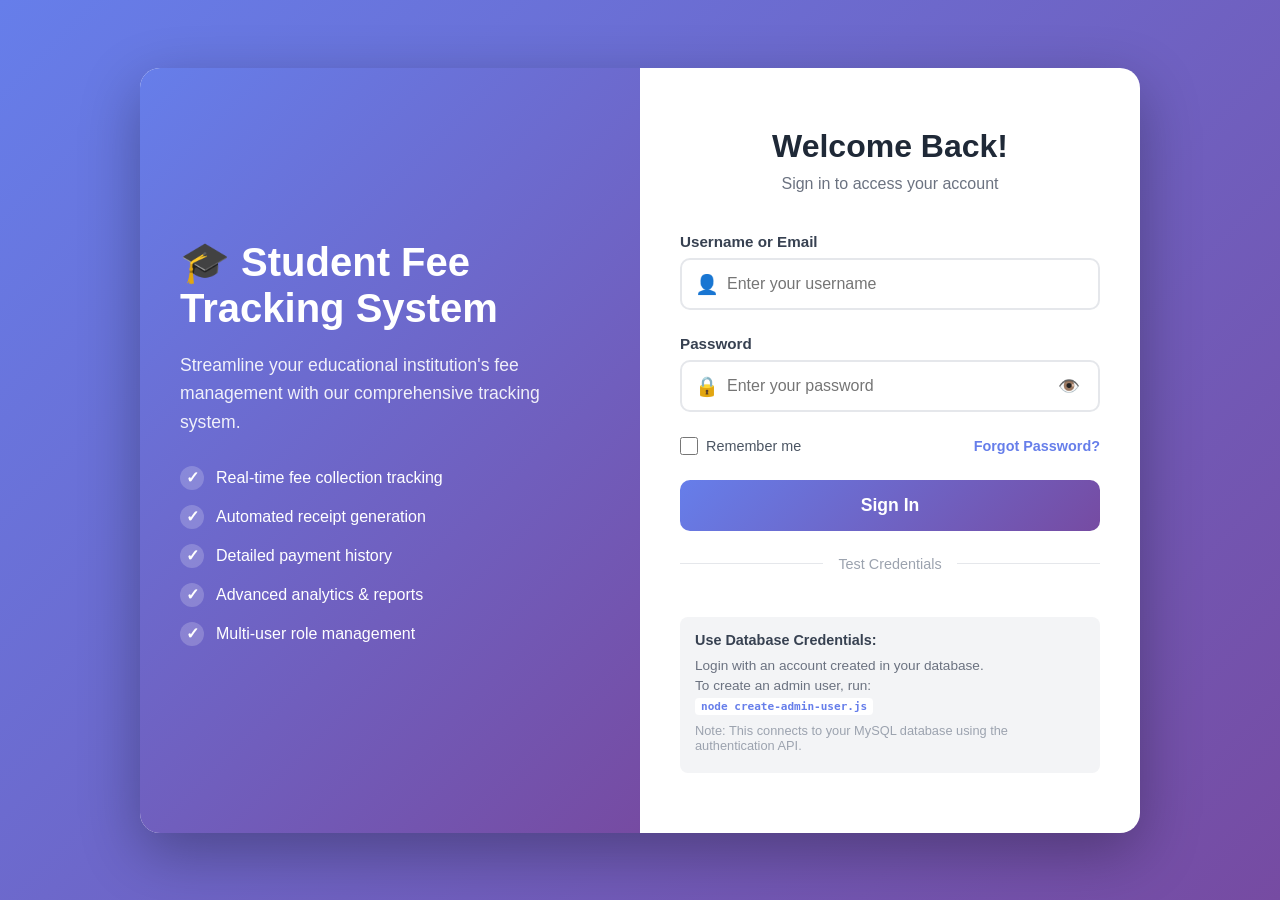
<file: login.html>
<!DOCTYPE html>
<html lang="en">
<head>
    <meta charset="UTF-8">
    <meta name="viewport" content="width=device-width, initial-scale=1.0">
    <title>Login - Student Fee Tracking System</title>
    <style>
        * {
            margin: 0;
            padding: 0;
            box-sizing: border-box;
        }

        body {
            font-family: 'Segoe UI', Tahoma, Geneva, Verdana, sans-serif;
            background: linear-gradient(135deg, #667eea 0%, #764ba2 100%);
            min-height: 100vh;
            display: flex;
            align-items: center;
            justify-content: center;
            padding: 20px;
        }

        .login-container {
            background: white;
            border-radius: 20px;
            box-shadow: 0 20px 60px rgba(0, 0, 0, 0.3);
            overflow: hidden;
            max-width: 1000px;
            width: 100%;
            display: grid;
            grid-template-columns: 1fr 1fr;
        }

        .login-left {
            background: linear-gradient(135deg, #667eea 0%, #764ba2 100%);
            padding: 60px 40px;
            color: white;
            display: flex;
            flex-direction: column;
            justify-content: center;
        }

        .login-left h1 {
            font-size: 2.5em;
            margin-bottom: 20px;
            font-weight: 700;
        }

        .login-left p {
            font-size: 1.1em;
            line-height: 1.6;
            opacity: 0.9;
            margin-bottom: 30px;
        }

        .feature-list {
            list-style: none;
            margin-top: 20px;
        }

        .feature-list li {
            margin-bottom: 15px;
            display: flex;
            align-items: center;
            font-size: 1em;
        }

        .feature-list li::before {
            content: "✓";
            background: rgba(255, 255, 255, 0.2);
            border-radius: 50%;
            width: 24px;
            height: 24px;
            display: flex;
            align-items: center;
            justify-content: center;
            margin-right: 12px;
            font-weight: bold;
        }

        .login-right {
            padding: 60px 40px;
            display: flex;
            flex-direction: column;
            justify-content: center;
        }

        .login-header {
            text-align: center;
            margin-bottom: 40px;
        }

        .login-header h2 {
            color: #1f2937;
            font-size: 2em;
            margin-bottom: 10px;
        }

        .login-header p {
            color: #6b7280;
        }

        .form-group {
            margin-bottom: 25px;
        }

        .form-group label {
            display: block;
            margin-bottom: 8px;
            color: #374151;
            font-weight: 600;
            font-size: 0.95em;
        }

        .input-wrapper {
            position: relative;
        }

        .input-icon {
            position: absolute;
            left: 15px;
            top: 50%;
            transform: translateY(-50%);
            color: #9ca3af;
            font-size: 1.2em;
        }

        input[type="text"],
        input[type="password"],
        input[type="email"] {
            width: 100%;
            padding: 15px 15px 15px 45px;
            border: 2px solid #e5e7eb;
            border-radius: 10px;
            font-size: 1em;
            transition: all 0.3s;
        }

        input:focus {
            outline: none;
            border-color: #667eea;
            box-shadow: 0 0 0 3px rgba(102, 126, 234, 0.1);
        }

        .password-toggle {
            position: absolute;
            right: 15px;
            top: 50%;
            transform: translateY(-50%);
            background: none;
            border: none;
            color: #9ca3af;
            cursor: pointer;
            font-size: 1.1em;
            padding: 5px;
        }

        .password-toggle:hover {
            color: #667eea;
        }

        .remember-forgot {
            display: flex;
            justify-content: space-between;
            align-items: center;
            margin-bottom: 25px;
        }

        .remember-me {
            display: flex;
            align-items: center;
            gap: 8px;
            color: #4b5563;
            font-size: 0.9em;
        }

        .remember-me input[type="checkbox"] {
            width: 18px;
            height: 18px;
            cursor: pointer;
        }

        .forgot-password {
            color: #667eea;
            text-decoration: none;
            font-size: 0.9em;
            font-weight: 600;
        }

        .forgot-password:hover {
            text-decoration: underline;
        }

        .login-btn {
            width: 100%;
            padding: 15px;
            background: linear-gradient(135deg, #667eea 0%, #764ba2 100%);
            color: white;
            border: none;
            border-radius: 10px;
            font-size: 1.1em;
            font-weight: 600;
            cursor: pointer;
            transition: all 0.3s;
        }

        .login-btn:hover {
            transform: translateY(-2px);
            box-shadow: 0 10px 20px rgba(102, 126, 234, 0.3);
        }

        .login-btn:active {
            transform: translateY(0);
        }

        .login-btn:disabled {
            opacity: 0.6;
            cursor: not-allowed;
        }

        .alert {
            padding: 12px 15px;
            border-radius: 8px;
            margin-bottom: 20px;
            font-size: 0.9em;
            display: none;
        }

        .alert.show {
            display: block;
        }

        .alert-error {
            background: #fee2e2;
            color: #991b1b;
            border: 1px solid #fecaca;
        }

        .alert-success {
            background: #d1fae5;
            color: #065f46;
            border: 1px solid #a7f3d0;
        }

        .divider {
            display: flex;
            align-items: center;
            margin: 25px 0;
            color: #9ca3af;
            font-size: 0.9em;
        }

        .divider::before,
        .divider::after {
            content: '';
            flex: 1;
            height: 1px;
            background: #e5e7eb;
        }

        .divider span {
            padding: 0 15px;
        }

        .demo-credentials {
            background: #f3f4f6;
            padding: 15px;
            border-radius: 8px;
            margin-top: 20px;
        }

        .demo-credentials h4 {
            color: #374151;
            margin-bottom: 10px;
            font-size: 0.9em;
        }

        .demo-credentials p {
            color: #6b7280;
            font-size: 0.85em;
            margin-bottom: 5px;
        }

        .demo-credentials code {
            background: white;
            padding: 2px 6px;
            border-radius: 4px;
            color: #667eea;
            font-weight: 600;
        }

        @media (max-width: 768px) {
            .login-container {
                grid-template-columns: 1fr;
            }

            .login-left {
                display: none;
            }

            .login-right {
                padding: 40px 30px;
            }
        }

        .loading {
            display: inline-block;
            width: 20px;
            height: 20px;
            border: 3px solid rgba(255, 255, 255, 0.3);
            border-radius: 50%;
            border-top-color: white;
            animation: spin 1s ease-in-out infinite;
        }

        @keyframes spin {
            to { transform: rotate(360deg); }
        }
    </style>
</head>
<body>
    <div class="login-container">
        <!-- Left Side - Branding -->
        <div class="login-left">
            <div>
                <h1>🎓 Student Fee Tracking System</h1>
                <p>Streamline your educational institution's fee management with our comprehensive tracking system.</p>
                
                <ul class="feature-list">
                    <li>Real-time fee collection tracking</li>
                    <li>Automated receipt generation</li>
                    <li>Detailed payment history</li>
                    <li>Advanced analytics & reports</li>
                    <li>Multi-user role management</li>
                </ul>
            </div>
        </div>

        <!-- Right Side - Login Form -->
        <div class="login-right">
            <div class="login-header">
                <h2>Welcome Back!</h2>
                <p>Sign in to access your account</p>
            </div>

            <div id="alertBox" class="alert"></div>

            <form id="loginForm">
                <div class="form-group">
                    <label for="username">Username or Email</label>
                    <div class="input-wrapper">
                        <span class="input-icon">👤</span>
                        <input 
                            type="text" 
                            id="username" 
                            name="username" 
                            placeholder="Enter your username"
                            required
                            autocomplete="username"
                        >
                    </div>
                </div>

                <div class="form-group">
                    <label for="password">Password</label>
                    <div class="input-wrapper">
                        <span class="input-icon">🔒</span>
                        <input 
                            type="password" 
                            id="password" 
                            name="password" 
                            placeholder="Enter your password"
                            required
                            autocomplete="current-password"
                        >
                        <button type="button" class="password-toggle" onclick="togglePassword()">
                            👁️
                        </button>
                    </div>
                </div>

                <div class="remember-forgot">
                    <label class="remember-me">
                        <input type="checkbox" name="remember" id="remember">
                        <span>Remember me</span>
                    </label>
                    <a href="#" class="forgot-password" onclick="forgotPassword(); return false;">
                        Forgot Password?
                    </a>
                </div>

                <button type="submit" class="login-btn" id="loginBtn">
                    Sign In
                </button>
            </form>

            <div class="divider">
                <span>Test Credentials</span>
            </div>

            <div class="demo-credentials">
                <h4>Use Database Credentials:</h4>
                <p>Login with an account created in your database.</p>
                <p>To create an admin user, run:</p>
                <p><code>node create-admin-user.js</code></p>
                <p style="margin-top: 10px; font-size: 0.8em; color: #9ca3af;">
                    Note: This connects to your MySQL database using the authentication API.
                </p>
            </div>
        </div>
    </div>

    <script>

        const API_URL = 'https://student-fee-tracker.onrender.com/api';

        // Toggle password visibility
        function togglePassword() {
            const passwordInput = document.getElementById('password');
            const type = passwordInput.type === 'password' ? 'text' : 'password';
            passwordInput.type = type;
        }

        // Show alert message
        function showAlert(message, type = 'error') {
            const alertBox = document.getElementById('alertBox');
            alertBox.textContent = message;
            alertBox.className = `alert alert-${type} show`;
            
            setTimeout(() => {
                alertBox.classList.remove('show');
            }, 5000);
        }

        // Handle login form submission
        document.getElementById('loginForm').addEventListener('submit', async (e) => {
            e.preventDefault();
            
            const loginBtn = document.getElementById('loginBtn');
            const username = document.getElementById('username').value;
            const password = document.getElementById('password').value;
            const remember = document.getElementById('remember').checked;

            // Disable button and show loading
            loginBtn.disabled = true;
            loginBtn.innerHTML = '<span class="loading"></span> Signing in...';

            try {
                // Make API call to login endpoint
                const response = await fetch(`${API_URL}/auth/login`, {
                    method: 'POST',
                    headers: {
                        'Content-Type': 'application/json'
                    },
                    body: JSON.stringify({ username, password })
                });

                const data = await response.json();

                if (response.ok && data.success) {
                    // Successful login
                    showAlert('Login successful! Redirecting...', 'success');
                    
                    
                    // Store token and user data
                    const userData = {
                        id: data.user.id,
                        username: data.user.username,
                        email: data.user.email,
                        fullName: data.user.fullName,
                        role: data.user.role,
                        loginTime: new Date().toISOString()
                    };
                    
                    if (remember) {
                        localStorage.setItem('user', JSON.stringify(userData));
                        localStorage.setItem('token', data.token);
                    } else {
                        sessionStorage.setItem('user', JSON.stringify(userData));
                        sessionStorage.setItem('token', data.token);
                    }

                    // Redirect to dashboard after 1 second
                    setTimeout(() => {
                        window.location.href = 'index.html';
                    }, 1000);
                } else {
                    // Failed login
                    showAlert(data.message || 'Invalid username or password. Please try again.');
                    loginBtn.disabled = false;
                    loginBtn.textContent = 'Sign In';
                }

            } catch (error) {
                console.error('Login error:', error);
                showAlert('Unable to connect to server. Please check if the server is running.');
                loginBtn.disabled = false;
                loginBtn.textContent = 'Sign In';
            }
        });

        // Forgot password handler
        function forgotPassword() {
            showAlert('Password reset feature coming soon! Contact your administrator.', 'success');
        }

        // Check if user is already logged in
        window.addEventListener('load', () => {
            const user = localStorage.getItem('user') || sessionStorage.getItem('user');
            if (user) {
                // User is already logged in, redirect to dashboard
                window.location.href = 'index.html';
            }
        });
    </script>
</body>
</html>
</file>
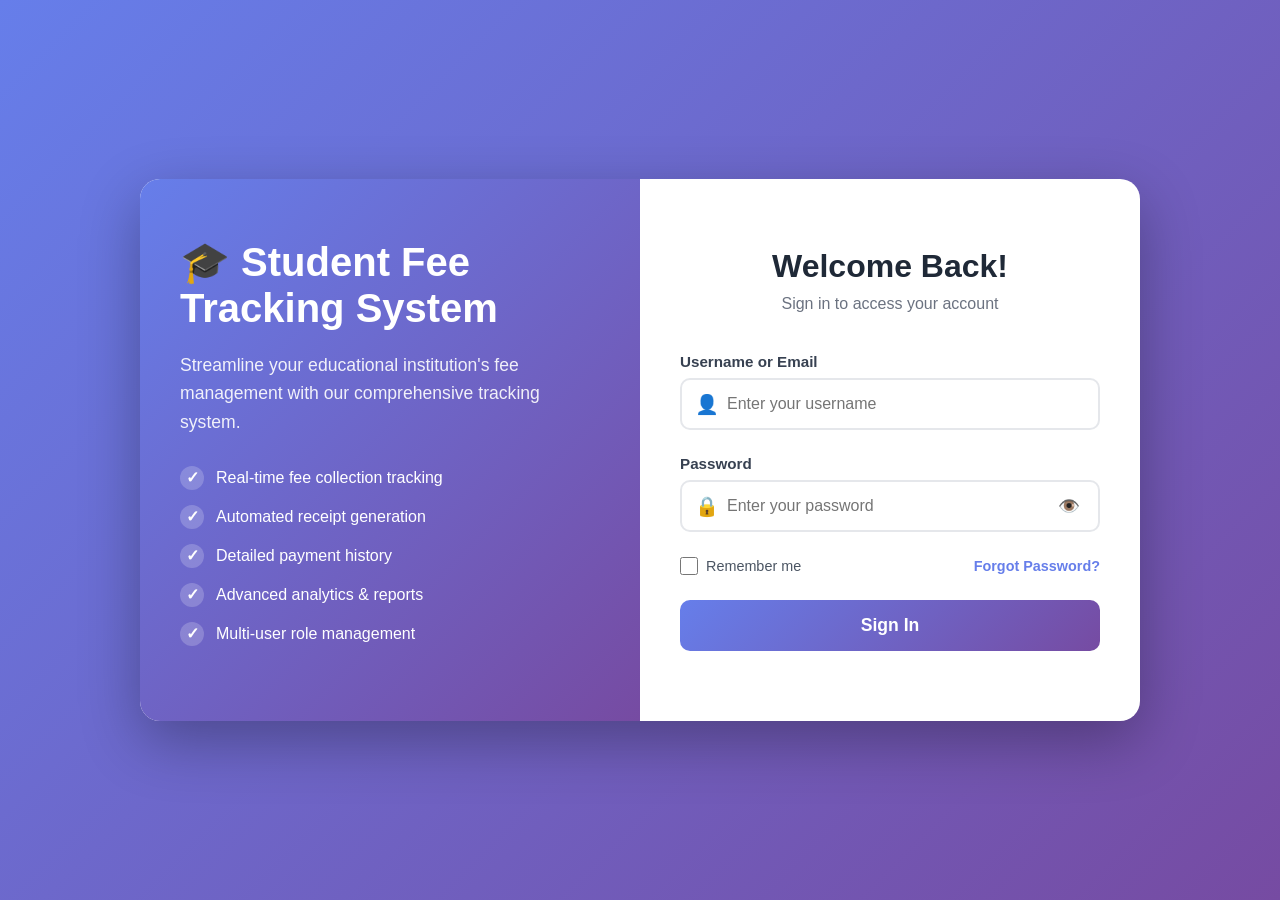
<file: public/login.html>
<!DOCTYPE html>
<html lang="en">
<head>
    <meta charset="UTF-8">
    <meta name="viewport" content="width=device-width, initial-scale=1.0">
    <title>Login - Student Fee Tracking System</title>
    <style>
        * {
            margin: 0;
            padding: 0;
            box-sizing: border-box;
        }

        body {
            font-family: 'Segoe UI', Tahoma, Geneva, Verdana, sans-serif;
            background: linear-gradient(135deg, #667eea 0%, #764ba2 100%);
            min-height: 100vh;
            display: flex;
            align-items: center;
            justify-content: center;
            padding: 20px;
        }

        .login-container {
            background: white;
            border-radius: 20px;
            box-shadow: 0 20px 60px rgba(0, 0, 0, 0.3);
            overflow: hidden;
            max-width: 1000px;
            width: 100%;
            display: grid;
            grid-template-columns: 1fr 1fr;
        }

        .login-left {
            background: linear-gradient(135deg, #667eea 0%, #764ba2 100%);
            padding: 60px 40px;
            color: white;
            display: flex;
            flex-direction: column;
            justify-content: center;
        }

        .login-left h1 {
            font-size: 2.5em;
            margin-bottom: 20px;
            font-weight: 700;
        }

        .login-left p {
            font-size: 1.1em;
            line-height: 1.6;
            opacity: 0.9;
            margin-bottom: 30px;
        }

        .feature-list {
            list-style: none;
            margin-top: 20px;
        }

        .feature-list li {
            margin-bottom: 15px;
            display: flex;
            align-items: center;
            font-size: 1em;
        }

        .feature-list li::before {
            content: "✓";
            background: rgba(255, 255, 255, 0.2);
            border-radius: 50%;
            width: 24px;
            height: 24px;
            display: flex;
            align-items: center;
            justify-content: center;
            margin-right: 12px;
            font-weight: bold;
        }

        .login-right {
            padding: 60px 40px;
            display: flex;
            flex-direction: column;
            justify-content: center;
        }

        .login-header {
            text-align: center;
            margin-bottom: 40px;
        }

        .login-header h2 {
            color: #1f2937;
            font-size: 2em;
            margin-bottom: 10px;
        }

        .login-header p {
            color: #6b7280;
        }

        .form-group {
            margin-bottom: 25px;
        }

        .form-group label {
            display: block;
            margin-bottom: 8px;
            color: #374151;
            font-weight: 600;
            font-size: 0.95em;
        }

        .input-wrapper {
            position: relative;
        }

        .input-icon {
            position: absolute;
            left: 15px;
            top: 50%;
            transform: translateY(-50%);
            color: #9ca3af;
            font-size: 1.2em;
        }

        input[type="text"],
        input[type="password"],
        input[type="email"] {
            width: 100%;
            padding: 15px 15px 15px 45px;
            border: 2px solid #e5e7eb;
            border-radius: 10px;
            font-size: 1em;
            transition: all 0.3s;
        }

        input:focus {
            outline: none;
            border-color: #667eea;
            box-shadow: 0 0 0 3px rgba(102, 126, 234, 0.1);
        }

        .password-toggle {
            position: absolute;
            right: 15px;
            top: 50%;
            transform: translateY(-50%);
            background: none;
            border: none;
            color: #9ca3af;
            cursor: pointer;
            font-size: 1.1em;
            padding: 5px;
        }

        .password-toggle:hover {
            color: #667eea;
        }

        .remember-forgot {
            display: flex;
            justify-content: space-between;
            align-items: center;
            margin-bottom: 25px;
        }

        .remember-me {
            display: flex;
            align-items: center;
            gap: 8px;
            color: #4b5563;
            font-size: 0.9em;
        }

        .remember-me input[type="checkbox"] {
            width: 18px;
            height: 18px;
            cursor: pointer;
        }

        .forgot-password {
            color: #667eea;
            text-decoration: none;
            font-size: 0.9em;
            font-weight: 600;
        }

        .forgot-password:hover {
            text-decoration: underline;
        }

        .login-btn {
            width: 100%;
            padding: 15px;
            background: linear-gradient(135deg, #667eea 0%, #764ba2 100%);
            color: white;
            border: none;
            border-radius: 10px;
            font-size: 1.1em;
            font-weight: 600;
            cursor: pointer;
            transition: all 0.3s;
        }

        .login-btn:hover {
            transform: translateY(-2px);
            box-shadow: 0 10px 20px rgba(102, 126, 234, 0.3);
        }

        .login-btn:active {
            transform: translateY(0);
        }

        .login-btn:disabled {
            opacity: 0.6;
            cursor: not-allowed;
        }

        .alert {
            padding: 12px 15px;
            border-radius: 8px;
            margin-bottom: 20px;
            font-size: 0.9em;
            display: none;
        }

        .alert.show {
            display: block;
        }

        .alert-error {
            background: #fee2e2;
            color: #991b1b;
            border: 1px solid #fecaca;
        }

        .alert-success {
            background: #d1fae5;
            color: #065f46;
            border: 1px solid #a7f3d0;
        }

        .divider {
            display: flex;
            align-items: center;
            margin: 25px 0;
            color: #9ca3af;
            font-size: 0.9em;
        }

        .divider::before,
        .divider::after {
            content: '';
            flex: 1;
            height: 1px;
            background: #e5e7eb;
        }

        .divider span {
            padding: 0 15px;
        }

        .demo-credentials {
            background: #f3f4f6;
            padding: 15px;
            border-radius: 8px;
            margin-top: 20px;
        }

        .demo-credentials h4 {
            color: #374151;
            margin-bottom: 10px;
            font-size: 0.9em;
        }

        .demo-credentials p {
            color: #6b7280;
            font-size: 0.85em;
            margin-bottom: 5px;
        }

        .demo-credentials code {
            background: white;
            padding: 2px 6px;
            border-radius: 4px;
            color: #667eea;
            font-weight: 600;
        }

        @media (max-width: 768px) {
            .login-container {
                grid-template-columns: 1fr;
            }

            .login-left {
                display: none;
            }

            .login-right {
                padding: 40px 30px;
            }
        }

        .loading {
            display: inline-block;
            width: 20px;
            height: 20px;
            border: 3px solid rgba(255, 255, 255, 0.3);
            border-radius: 50%;
            border-top-color: white;
            animation: spin 1s ease-in-out infinite;
        }

        @keyframes spin {
            to { transform: rotate(360deg); }
        }
    </style>
</head>
<body>
    <div class="login-container">
        <!-- Left Side - Branding -->
        <div class="login-left">
            <div>
                <h1>🎓 Student Fee Tracking System</h1>
                <p>Streamline your educational institution's fee management with our comprehensive tracking system.</p>
                
                <ul class="feature-list">
                    <li>Real-time fee collection tracking</li>
                    <li>Automated receipt generation</li>
                    <li>Detailed payment history</li>
                    <li>Advanced analytics & reports</li>
                    <li>Multi-user role management</li>
                </ul>
            </div>
        </div>

        <!-- Right Side - Login Form -->
        <div class="login-right">
            <div class="login-header">
                <h2>Welcome Back!</h2>
                <p>Sign in to access your account</p>
            </div>

            <div id="alertBox" class="alert"></div>

            <form id="loginForm">
                <div class="form-group">
                    <label for="username">Username or Email</label>
                    <div class="input-wrapper">
                        <span class="input-icon">👤</span>
                        <input 
                            type="text" 
                            id="username" 
                            name="username" 
                            placeholder="Enter your username"
                            required
                            autocomplete="username"
                        >
                    </div>
                </div>

                <div class="form-group">
                    <label for="password">Password</label>
                    <div class="input-wrapper">
                        <span class="input-icon">🔒</span>
                        <input 
                            type="password" 
                            id="password" 
                            name="password" 
                            placeholder="Enter your password"
                            required
                            autocomplete="current-password"
                        >
                        <button type="button" class="password-toggle" onclick="togglePassword()">
                            👁️
                        </button>
                    </div>
                </div>

                <div class="remember-forgot">
                    <label class="remember-me">
                        <input type="checkbox" name="remember" id="remember">
                        <span>Remember me</span>
                    </label>
                    <a href="#" class="forgot-password" onclick="forgotPassword(); return false;">
                        Forgot Password?
                    </a>
                </div>

                <button type="submit" class="login-btn" id="loginBtn">
                    Sign In
                </button>
            </form>

        </div>
    </div>

    <script>

        const API_URL = '/api';

        // Toggle password visibility
        function togglePassword() {
            const passwordInput = document.getElementById('password');
            const type = passwordInput.type === 'password' ? 'text' : 'password';
            passwordInput.type = type;
        }

        // Show alert message
        function showAlert(message, type = 'error') {
            const alertBox = document.getElementById('alertBox');
            alertBox.textContent = message;
            alertBox.className = `alert alert-${type} show`;
            
            setTimeout(() => {
                alertBox.classList.remove('show');
            }, 5000);
        }

        // Handle login form submission
        document.getElementById('loginForm').addEventListener('submit', async (e) => {
            e.preventDefault();
            
            const loginBtn = document.getElementById('loginBtn');
            const username = document.getElementById('username').value;
            const password = document.getElementById('password').value;
            const remember = document.getElementById('remember').checked;

            // Disable button and show loading
            loginBtn.disabled = true;
            loginBtn.innerHTML = '<span class="loading"></span> Signing in...';

            try {
                // Make API call to login endpoint
                const response = await fetch(`${API_URL}/auth/login`, {
                    method: 'POST',
                    headers: {
                        'Content-Type': 'application/json'
                    },
                    body: JSON.stringify({ username, password })
                });

                const data = await response.json();

                if (response.ok && data.success) {
                    // Successful login
                    showAlert('Login successful! Redirecting...', 'success');
                    
                    
                    // Store token and user data
                    const userData = {
                        id: data.user.id,
                        username: data.user.username,
                        email: data.user.email,
                        fullName: data.user.fullName,
                        role: data.user.role,
                        loginTime: new Date().toISOString()
                    };
                    
                    if (remember) {
                        localStorage.setItem('user', JSON.stringify(userData));
                        localStorage.setItem('token', data.token);
                    } else {
                        sessionStorage.setItem('user', JSON.stringify(userData));
                        sessionStorage.setItem('token', data.token);
                    }

                    // Redirect to dashboard after 1 second
                    setTimeout(() => {
                        window.location.href = 'index.html';
                    }, 1000);
                } else {
                    // Failed login
                    showAlert(data.message || 'Invalid username or password. Please try again.');
                    loginBtn.disabled = false;
                    loginBtn.textContent = 'Sign In';
                }

            } catch (error) {
                console.error('Login error:', error);
                showAlert('Unable to connect to server. Please check if the server is running.');
                loginBtn.disabled = false;
                loginBtn.textContent = 'Sign In';
            }
        });

        // Forgot password handler
        function forgotPassword() {
            showAlert('Password reset feature coming soon! Contact your administrator.', 'success');
        }

        // Check if user is already logged in
        window.addEventListener('load', () => {
            const user = localStorage.getItem('user') || sessionStorage.getItem('user');
            if (user) {
                // User is already logged in, redirect to dashboard
                window.location.href = 'index.html';
            }
        });
    </script>
</body>
</html>
</file>
<file: public/main-style.css>
* {
    margin: 0;
    padding: 0;
    box-sizing: border-box;
}

body {
    font-family: 'Segoe UI', Tahoma, Geneva, Verdana, sans-serif;
    background: linear-gradient(135deg, #667eea 0%, #764ba2 100%);
    min-height: 100vh;
    padding: 20px;
}

.container {
    max-width: 1400px;
    margin: 0 auto;
}

header {
    background: white;
    padding: 25px;
    border-radius: 10px;
    box-shadow: 0 4px 6px rgba(0,0,0,0.1);
    margin-bottom: 30px;
    display: flex;
    justify-content: space-between;
    align-items: center;
    flex-wrap: wrap;
    gap: 20px;
}

.header-left {
    flex: 1;
}

.header-right {
    display: flex;
    align-items: center;
    gap: 20px;
}

.user-info {
    display: flex;
    align-items: center;
    gap: 15px;
    padding: 10px 20px;
    background: #f3f4f6;
    border-radius: 8px;
}

.user-details {
    text-align: right;
}

.user-name {
    font-weight: 600;
    color: #1f2937;
    font-size: 0.95em;
}

.user-role {
    font-size: 0.8em;
    color: #6b7280;
    text-transform: capitalize;
}

.logout-btn {
    padding: 10px 20px;
    background: #ef4444;
    color: white;
    border: none;
    border-radius: 8px;
    font-weight: 600;
    cursor: pointer;
    transition: all 0.3s;
    font-size: 0.9em;
}

.logout-btn:hover {
    background: #dc2626;
    transform: translateY(-2px);
    box-shadow: 0 4px 8px rgba(239, 68, 68, 0.3);
}

h1 {
    color: #667eea;
    font-size: 2em;
    margin-bottom: 10px;
}

.api-status {
    display: inline-block;
    padding: 5px 15px;
    border-radius: 20px;
    font-size: 0.9em;
    font-weight: bold;
}

.api-status.connected {
    background: #10b981;
    color: white;
}

.api-status.disconnected {
    background: #ef4444;
    color: white;
}

.dashboard {
    display: grid;
    grid-template-columns: repeat(auto-fit, minmax(250px, 1fr));
    gap: 20px;
    margin-bottom: 30px;
}

.stat-card {
    background: white;
    padding: 25px;
    border-radius: 10px;
    box-shadow: 0 4px 6px rgba(0,0,0,0.1);
}

.stat-card h3 {
    color: #6b7280;
    font-size: 0.9em;
    margin-bottom: 10px;
    text-transform: uppercase;
}

.stat-card .value {
    font-size: 2em;
    font-weight: bold;
    color: #1f2937;
}

.stat-card.primary .value {
    color: #667eea;
}

.stat-card.success .value {
    color: #10b981;
}

.stat-card.warning .value {
    color: #f59e0b;
}

.stat-card.danger .value {
    color: #ef4444;
}

.main-content {
    background: white;
    border-radius: 10px;
    box-shadow: 0 4px 6px rgba(0,0,0,0.1);
    overflow: hidden;
}

.tabs {
    display: flex;
    background: #f3f4f6;
    border-bottom: 2px solid #e5e7eb;
}

.tab {
    padding: 15px 30px;
    cursor: pointer;
    border: none;
    background: none;
    font-size: 1em;
    font-weight: 600;
    color: #6b7280;
    transition: all 0.3s;
}

.tab.active {
    background: white;
    color: #667eea;
    border-bottom: 3px solid #667eea;
}

.tab:hover {
    background: #e5e7eb;
}

.tab-content {
    display: none;
    padding: 30px;
}

.tab-content.active {
    display: block;
}

.toolbar {
    display: flex;
    justify-content: space-between;
    align-items: center;
    margin-bottom: 20px;
    gap: 15px;
    flex-wrap: wrap;
}

.search-box {
    flex: 1;
    min-width: 250px;
}

input[type="text"],
input[type="email"],
input[type="number"],
input[type="date"],
select {
    width: 100%;
    padding: 12px;
    border: 2px solid #e5e7eb;
    border-radius: 8px;
    font-size: 1em;
    transition: border-color 0.3s;
}

input:focus,
select:focus {
    outline: none;
    border-color: #667eea;
}

.btn {
    padding: 12px 24px;
    border: none;
    border-radius: 8px;
    font-size: 1em;
    font-weight: 600;
    cursor: pointer;
    transition: all 0.3s;
}

.btn-primary {
    background: #667eea;
    color: white;
}

.btn-primary:hover {
    background: #5568d3;
    transform: translateY(-2px);
    box-shadow: 0 4px 8px rgba(102, 126, 234, 0.3);
}

.btn-success {
    background: #10b981;
    color: white;
}

.btn-success:hover {
    background: #059669;
}

.btn-danger {
    background: #ef4444;
    color: white;
}

.btn-danger:hover {
    background: #dc2626;
}

.btn-small {
    padding: 6px 12px;
    font-size: 0.85em;
}

table {
    width: 100%;
    border-collapse: collapse;
    margin-top: 20px;
}

th, td {
    padding: 15px;
    text-align: left;
    border-bottom: 1px solid #e5e7eb;
}

th {
    background: #f9fafb;
    font-weight: 600;
    color: #374151;
    text-transform: uppercase;
    font-size: 0.85em;
}

tr:hover {
    background: #f9fafb;
}

.badge {
    display: inline-block;
    padding: 4px 12px;
    border-radius: 12px;
    font-size: 0.8em;
    font-weight: 600;
}

.badge.paid {
    background: #d1fae5;
    color: #065f46;
}

.badge.partial {
    background: #fef3c7;
    color: #92400e;
}

.badge.pending {
    background: #fee2e2;
    color: #991b1b;
}

.badge.active {
    background: #d1fae5;
    color: #065f46;
}

.badge.inactive {
    background: #fee2e2;
    color: #991b1b;
}

.modal {
    display: none;
    position: fixed;
    top: 0;
    left: 0;
    width: 100%;
    height: 100%;
    background: rgba(0,0,0,0.5);
    z-index: 1000;
    align-items: center;
    justify-content: center;
}

.modal.active {
    display: flex;
}

.modal-content {
    background: white;
    padding: 30px;
    border-radius: 10px;
    max-width: 500px;
    width: 90%;
    max-height: 90vh;
    overflow-y: auto;
}

.modal-header {
    margin-bottom: 20px;
}

.modal-header h2 {
    color: #1f2937;
    margin-bottom: 5px;
}

.form-group {
    margin-bottom: 20px;
}

.form-group label {
    display: block;
    margin-bottom: 8px;
    font-weight: 600;
    color: #374151;
}

.form-actions {
    display: flex;
    gap: 10px;
    margin-top: 25px;
}

.form-actions button {
    flex: 1;
}

.currency {
    font-weight: 600;
}

.empty-state {
    text-align: center;
    padding: 60px 20px;
    color: #6b7280;
}

.empty-state svg {
    width: 100px;
    height: 100px;
    margin-bottom: 20px;
    opacity: 0.5;
}

.fee-breakdown {
    background: #f9fafb;
    border-radius: 8px;
    margin-top: 20px;
}

.fee-breakdown h3 {
    color: #374151;
    margin-bottom: 15px;
    font-size: 1.1em;
}

.total-fee {
    background: #667eea;
    color: white;
    padding: 15px;
    border-radius: 8px;
    margin-top: 30px;
    display: flex;
    justify-content: space-between;
    align-items: center;
	margin-bottom: 20px;
}

.total-fee .label {
    font-size: 1.1em;
    font-weight: 600;
}

.total-fee .amount {
    font-size: 1.5em;
    font-weight: 700;
}

@media (max-width: 768px) {
    .dashboard {
        grid-template-columns: 1fr;
    }

    .toolbar {
        flex-direction: column;
        align-items: stretch;
    }

    table {
        font-size: 0.85em;
    }

    th, td {
        padding: 10px;
    }
}


/* Mobile Student Card View - Hidden by default */
.mobile-student-list {
    display: none;
}

/* Responsive Design */
@media (max-width: 768px) {
    /* Container adjustments */
    .container {
        padding: 10px;
    }
    
    /* Stack dashboard cards */
    .dashboard {
        grid-template-columns: 1fr !important;
        gap: 15px;
    }
    
    /* Stack toolbar items */
    .toolbar {
        flex-direction: column;
        gap: 10px;
    }
    
    .toolbar > * {
        width: 100%;
    }
    
    /* Hide table, show cards */
    #studentsTable {
        display: none !important;
    }
    
    .mobile-student-list {
        display: block !important;
    }
    
    /* Student Card Styling */
    .student-card {
        background: white;
        border-radius: 12px;
        padding: 16px;
        margin-bottom: 16px;
        box-shadow: 0 2px 8px rgba(0,0,0,0.1);
    }
    
    .student-card-header {
        display: flex;
        justify-content: space-between;
        align-items: flex-start;
        margin-bottom: 12px;
        padding-bottom: 12px;
        border-bottom: 2px solid #f3f4f6;
    }
    
    .student-card-name {
        font-size: 18px;
        font-weight: 700;
        color: #1f2937;
        margin-bottom: 4px;
    }
    
    .student-card-id {
        font-size: 13px;
        color: #6b7280;
        font-weight: 500;
    }
    
    .student-card-status {
        padding: 6px 14px;
        border-radius: 16px;
        font-size: 12px;
        font-weight: 600;
        text-transform: uppercase;
        letter-spacing: 0.5px;
    }
    
    .student-card-status.paid {
        background: #d1fae5;
        color: #065f46;
    }
    
    .student-card-status.partial {
        background: #fef3c7;
        color: #92400e;
    }
    
    .student-card-status.pending {
        background: #fee2e2;
        color: #991b1b;
    }
    
    .student-card-info {
        display: grid;
        grid-template-columns: repeat(2, 1fr);
        gap: 12px;
        margin-bottom: 12px;
    }
    
    .student-card-info-item {
        display: flex;
        flex-direction: column;
        gap: 4px;
    }
    
    .student-card-info-label {
        font-size: 11px;
        color: #6b7280;
        text-transform: uppercase;
        font-weight: 600;
        letter-spacing: 0.5px;
    }
    
    .student-card-info-value {
        font-size: 16px;
        font-weight: 700;
        color: #1f2937;
    }
    
    .student-card-actions {
        display: flex;
        gap: 10px;
        margin-top: 12px;
        padding-top: 12px;
        border-top: 2px solid #f3f4f6;
    }
    
    .student-card-actions button {
        flex: 1;
        padding: 10px 16px;
        font-size: 14px;
        font-weight: 600;
        border-radius: 8px;
        border: none;
        cursor: pointer;
        transition: all 0.2s;
    }
    
    .student-card-actions .btn-success {
        background: #10b981;
        color: white;
    }
    
    .student-card-actions .btn-success:active {
        background: #059669;
    }
    
    .student-card-actions .btn-danger {
        background: #ef4444;
        color: white;
    }
    
    .student-card-actions .btn-danger:active {
        background: #dc2626;
    }
}

/* Small Mobile */
@media (max-width: 480px) {
    header {
        flex-direction: column;
        text-align: center;
        gap: 15px;
    }
    
    .header-left h1 {
        font-size: 22px;
    }
    
    .student-card-info {
        grid-template-columns: 1fr;
    }
    
    .student-card-actions {
        flex-direction: column;
    }
    
    .student-card-actions button {
        width: 100%;
    }
}

/* Mobile Payments List - Hidden by default */
.mobile-payment-list {
    display: none;
}

@media (max-width: 768px) {
    
    /* Hide table on mobile */
    #paymentsTable {
        display: none !important;
    }
    
    /* Show cards on mobile */
    .mobile-payment-list {
        display: block !important;
    }
    
    /* Payment Card Styling */
    .payment-card {
        background: white;
        border-radius: 12px;
        padding: 16px;
        margin-bottom: 16px;
        box-shadow: 0 2px 8px rgba(0,0,0,0.1);
        border-left: 4px solid #667eea;
    }
    
    .payment-card-header {
        display: flex;
        justify-content: space-between;
        align-items: flex-start;
        margin-bottom: 12px;
        padding-bottom: 12px;
        border-bottom: 2px solid #f3f4f6;
    }
    
    .payment-card-receipt {
        font-size: 14px;
        font-weight: 700;
        color: #667eea;
        margin-bottom: 4px;
    }
    
    .payment-card-student {
        font-size: 16px;
        font-weight: 700;
        color: #1f2937;
    }
    
    .payment-card-amount {
        font-size: 20px;
        font-weight: 800;
        color: #10b981;
        text-align: right;
    }
    
    .payment-card-info {
        display: grid;
        grid-template-columns: repeat(2, 1fr);
        gap: 12px;
        margin-bottom: 12px;
    }
    
    .payment-card-info-item {
        display: flex;
        flex-direction: column;
        gap: 4px;
    }
    
    .payment-card-info-label {
        font-size: 11px;
        color: #6b7280;
        text-transform: uppercase;
        font-weight: 600;
        letter-spacing: 0.5px;
    }
    
    .payment-card-info-value {
        font-size: 14px;
        font-weight: 600;
        color: #1f2937;
    }
    
    .payment-card-method {
        display: inline-block;
        padding: 6px 12px;
        border-radius: 12px;
        font-size: 12px;
        font-weight: 700;
        text-transform: uppercase;
        letter-spacing: 0.5px;
    }
    
    .payment-card-method.cash {
        background: #d1fae5;
        color: #065f46;
    }
    
    .payment-card-method.online {
        background: #dbeafe;
        color: #1e40af;
    }
    
    .payment-card-method.upi {
        background: #e9d5ff;
        color: #6b21a8;
    }
    
    .payment-card-method.card {
        background: #fce7f3;
        color: #9f1239;
    }
    
    .payment-card-method.cheque {
        background: #fef3c7;
        color: #92400e;
    }
    
    .payment-card-method.bank_transfer {
        background: #ede9fe;
        color: #5b21b6;
    }
    
    .payment-card-footer {
        display: flex;
        justify-content: space-between;
        align-items: center;
        padding-top: 12px;
        border-top: 2px solid #f3f4f6;
    }
    
    .payment-card-date {
        font-size: 13px;
        color: #6b7280;
        font-weight: 500;
    }
    
    .payment-card-date::before {
        content: "📅 ";
    }
}

/* Small Mobile */
@media (max-width: 480px) {
    .payment-card-info {
        grid-template-columns: 1fr;
    }
    
    .payment-card-header {
        flex-direction: column;
        align-items: flex-start;
    }
    
    .payment-card-amount {
        text-align: left;
        margin-top: 8px;
    }
}

/* Mobile Fee Structure List - Hidden by default */
.mobile-fee-list {
    display: none;
}

@media (max-width: 768px) {
    
    /* Hide table on mobile */
    #feeStructuresTable {
        display: none !important;
    }
    
    /* Show cards on mobile */
    .mobile-fee-list {
        display: block !important;
    }
    
    /* Header adjustments */
    header {
        flex-direction: column;
        text-align: center;
    }
    
    .header-right {
        flex-direction: column;
        width: 100%;
    }
    
    .header-right .btn {
        width: 100%;
    }
    
    /* Toolbar adjustments */
    .toolbar-filters {
        flex-direction: column;
        width: 100%;
    }
    
    .toolbar-filters select {
        width: 100%;
    }
    
    /* Fee Structure Card Styling */
    .fee-structure-card {
        background: white;
        border-radius: 12px;
        padding: 16px;
        margin-bottom: 16px;
        box-shadow: 0 2px 8px rgba(0,0,0,0.1);
        border-left: 4px solid #667eea;
    }
    
    .fee-card-header {
        display: flex;
        justify-content: space-between;
        align-items: flex-start;
        margin-bottom: 12px;
        padding-bottom: 12px;
        border-bottom: 2px solid #f3f4f6;
        cursor: pointer;
    }
    
    .fee-card-class {
        font-size: 20px;
        font-weight: 800;
        color: #1f2937;
        margin-bottom: 4px;
    }
    
    .fee-card-year {
        font-size: 13px;
        color: #6b7280;
        font-weight: 600;
    }
    
    .fee-card-total {
        text-align: right;
    }
    
    .fee-card-total-label {
        font-size: 11px;
        color: #6b7280;
        text-transform: uppercase;
        margin-bottom: 4px;
    }
    
    .fee-card-total-amount {
        font-size: 20px;
        font-weight: 800;
        color: #667eea;
    }
    
    .fee-card-status {
        display: inline-block;
        padding: 6px 12px;
        border-radius: 12px;
        font-size: 12px;
        font-weight: 700;
        text-transform: uppercase;
        margin-top: 8px;
    }
    
    .fee-card-status.active {
        background: #d1fae5;
        color: #065f46;
    }
    
    .fee-card-status.inactive {
        background: #fee2e2;
        color: #991b1b;
    }
    
    /* Expandable Details */
    .fee-card-details {
        max-height: 0;
        overflow: hidden;
        transition: max-height 0.3s ease-out;
    }
    
    .fee-card-details.expanded {
        max-height: 1000px;
        transition: max-height 0.5s ease-in;
    }
    
    .fee-breakdown-mobile {
        background: #f9fafb;
        padding: 12px;
        border-radius: 8px;
        margin: 12px 0;
    }
    
    .fee-breakdown-title {
        font-size: 14px;
        font-weight: 700;
        color: #374151;
        margin-bottom: 12px;
    }
    
    .fee-item {
        display: flex;
        justify-content: space-between;
        padding: 8px 0;
        border-bottom: 1px solid #e5e7eb;
    }
    
    .fee-item:last-child {
        border-bottom: none;
    }
    
    .fee-item-label {
        font-size: 13px;
        color: #6b7280;
        font-weight: 500;
    }
    
    .fee-item-value {
        font-size: 14px;
        font-weight: 700;
        color: #1f2937;
    }
    
    .fee-item-value.highlight {
        color: #667eea;
        font-size: 16px;
    }
    
    .fee-card-actions {
        display: flex;
        gap: 8px;
        margin-top: 12px;
        padding-top: 12px;
        border-top: 2px solid #f3f4f6;
    }
    
    .fee-card-actions button {
        flex: 1;
        padding: 10px;
        border-radius: 8px;
        border: none;
        font-weight: 600;
        font-size: 14px;
        cursor: pointer;
    }
    
    .expand-icon {
        font-size: 20px;
        transition: transform 0.3s;
        color: #667eea;
    }
    
    .expand-icon.rotated {
        transform: rotate(180deg);
    }
}

/* Small Mobile */
@media (max-width: 480px) {
    body {
        padding: 10px;
    }
    
    .fee-card-actions {
        flex-direction: column;
    }
    
    .fee-card-actions button {
        width: 100%;
    }
}

/* ==================== RESPONSIVE TAB HEADER ==================== */

@media (max-width: 768px) {
    /* Make tabs scrollable horizontally */
    .tabs {
        overflow-x: auto;
        -webkit-overflow-scrolling: touch;
        scrollbar-width: none; /* Hide scrollbar */
    }
    
    .tabs::-webkit-scrollbar {
        display: none; /* Hide scrollbar in Chrome/Safari */
    }
    
    .tab {
        flex: 0 0 auto; /* Don't shrink */
        min-width: 110px; /* Minimum width */
        font-size: 13px;
        padding: 12px 16px;
        white-space: nowrap; /* Keep text on one line */
    }
}

/* Very small screens */
@media (max-width: 480px) {
    .tab {
        min-width: 100px;
        font-size: 13px;
        padding: 10px 12px;
    }
}
</file>
